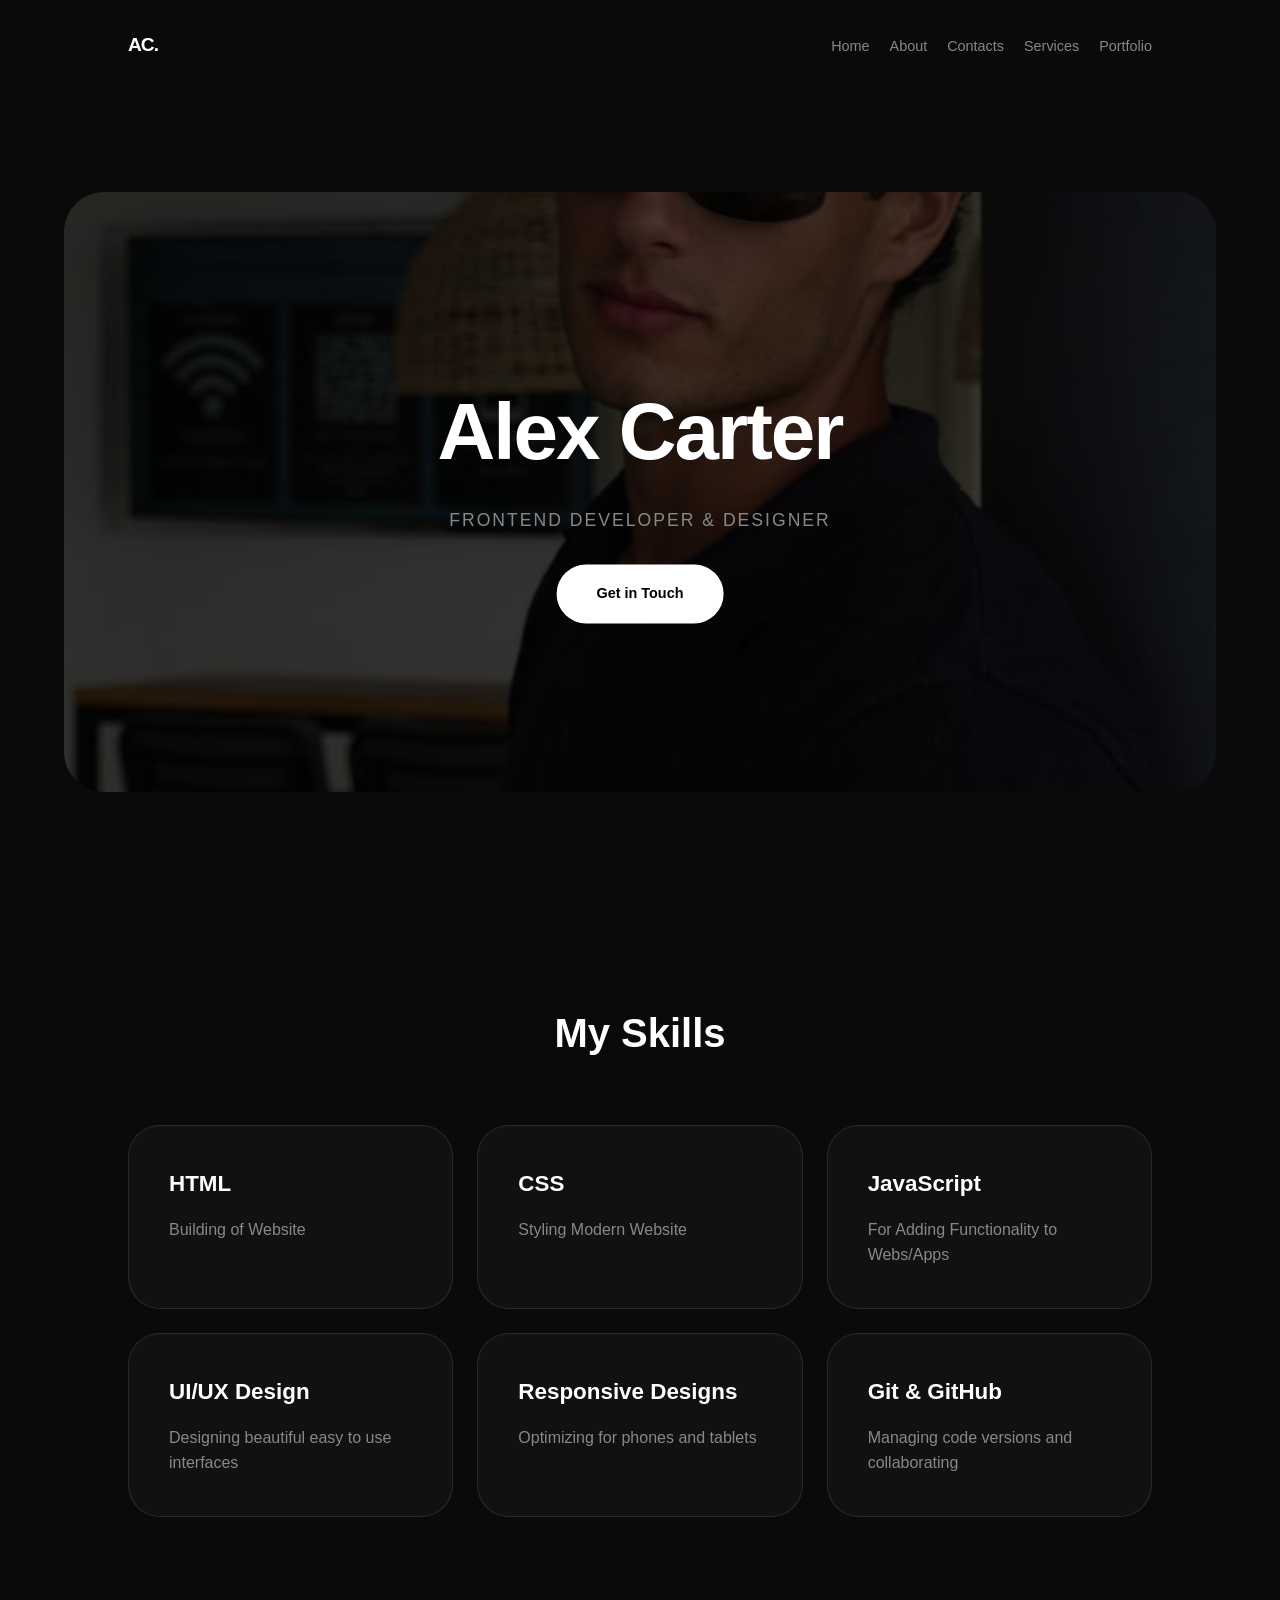
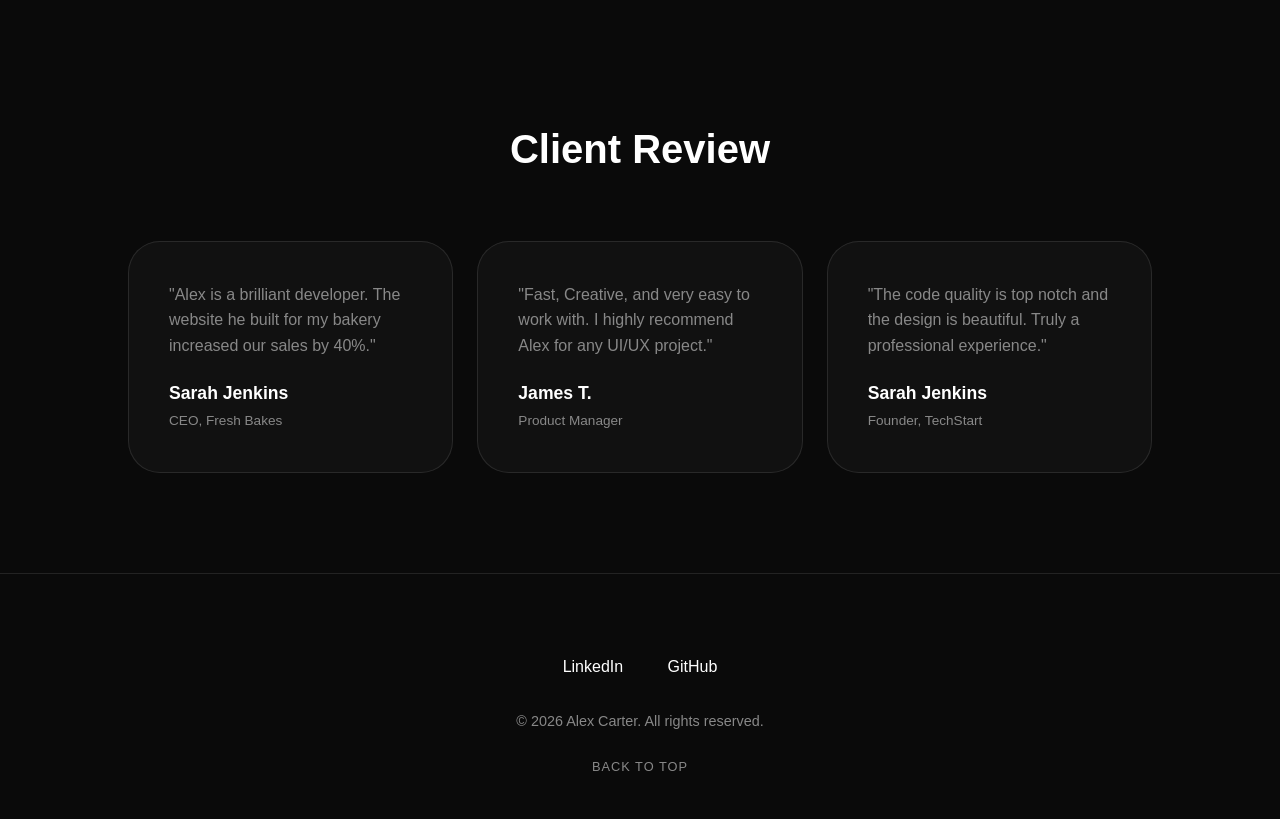
<file: index.html>
<!DOCTYPE html>
<html lang="en">
<head>
    <meta charset="UTF-8">
    <meta name="viewport" content="width=device-width, initial-scale=1.0">
    <title>Alex Carter | Portfolio</title>
    <link rel="stylesheet" href="style.css">
</head>
<body>
    <header>
        <div class="logo">
            AC.
        </div>
        <nav>
            <ul>
                <li><a href="index.html">Home</a></li>
                <li><a href="about.html">About</a></li>
                <li><a href="contact.html">Contacts</a></li>
                <li><a href="services.html">Services</a></li>
                <li><a href="portfolio.html">Portfolio</a></li>
            </ul>
        </nav>
    </header>

    <main>
        <section class="hero">
            <div class="image-container">
                <img src="IMAGES/⊱ ۫ ׅ  𖥔 ݁ ˖.jfif" alt="Background Image">
                <div class="text-overlay">
                    <h1>Alex Carter</h1>
                    <p>Frontend Developer & Designer</p>
                    <a href="contact.html" class="btn">Get in Touch</a>
                </div>
            </div>
        </section>

        <section class="skills">
            <h2>My Skills</h2>
            <div class="skills-grid">
                <div class="skill-card">
                    <h4>HTML</h4>
                    <p>Building of Website</p>
                </div>
                <div class="skill-card">
                    <h4>CSS</h4>
                    <p>Styling Modern Website</p>
                </div>
                <div class="skill-card">
                    <h4>JavaScript</h4>
                    <p>For Adding Functionality to Webs/Apps</p>
                </div>
                <div class="skill-card">
                    <h4>UI/UX Design</h4>
                    <p>Designing beautiful easy to use interfaces</p>
                </div>
                <div class="skill-card">
                    <h4>Responsive Designs</h4>
                    <p>Optimizing for phones and tablets</p>
                </div>
                <div class="skill-card">
                    <h4>Git & GitHub</h4>
                    <p>Managing code versions and collaborating</p>
                </div>
            </div>
        </section>

        <section class="testimonials">
            <h2>Client Review</h2>
            <div class="testimonial-grid">
                <div class="testimonial-card">
                    <p>"Alex is a brilliant developer. The website he built for my bakery increased our sales by 40%."</p>
                    <h4>Sarah Jenkins</h4>
                    <span>CEO, Fresh Bakes</span>
                </div>
                <div class="testimonial-card">
                    <p>"Fast, Creative, and very easy to work with. I highly recommend Alex for any UI/UX project."</p>
                    <h4>James T.</h4>
                    <span>Product Manager</span>
                </div>
                <div class="testimonial-card">
                    <p>"The code quality is top notch and the design is beautiful. Truly a professional experience."</p>
                    <h4>Sarah Jenkins</h4>
                    <span>Founder, TechStart</span>
                </div>
            </div>
        </section>
    </main>

    <footer>
        <div class="social-links">
            <a href="#">LinkedIn</a>
            <a href="#">GitHub</a>
        </div>
        <p>&copy; 2026 Alex Carter. All rights reserved.</p>
        <a href="#" class="back-to-top">Back to Top</a>
    </footer>
</body>
</html>
</file>
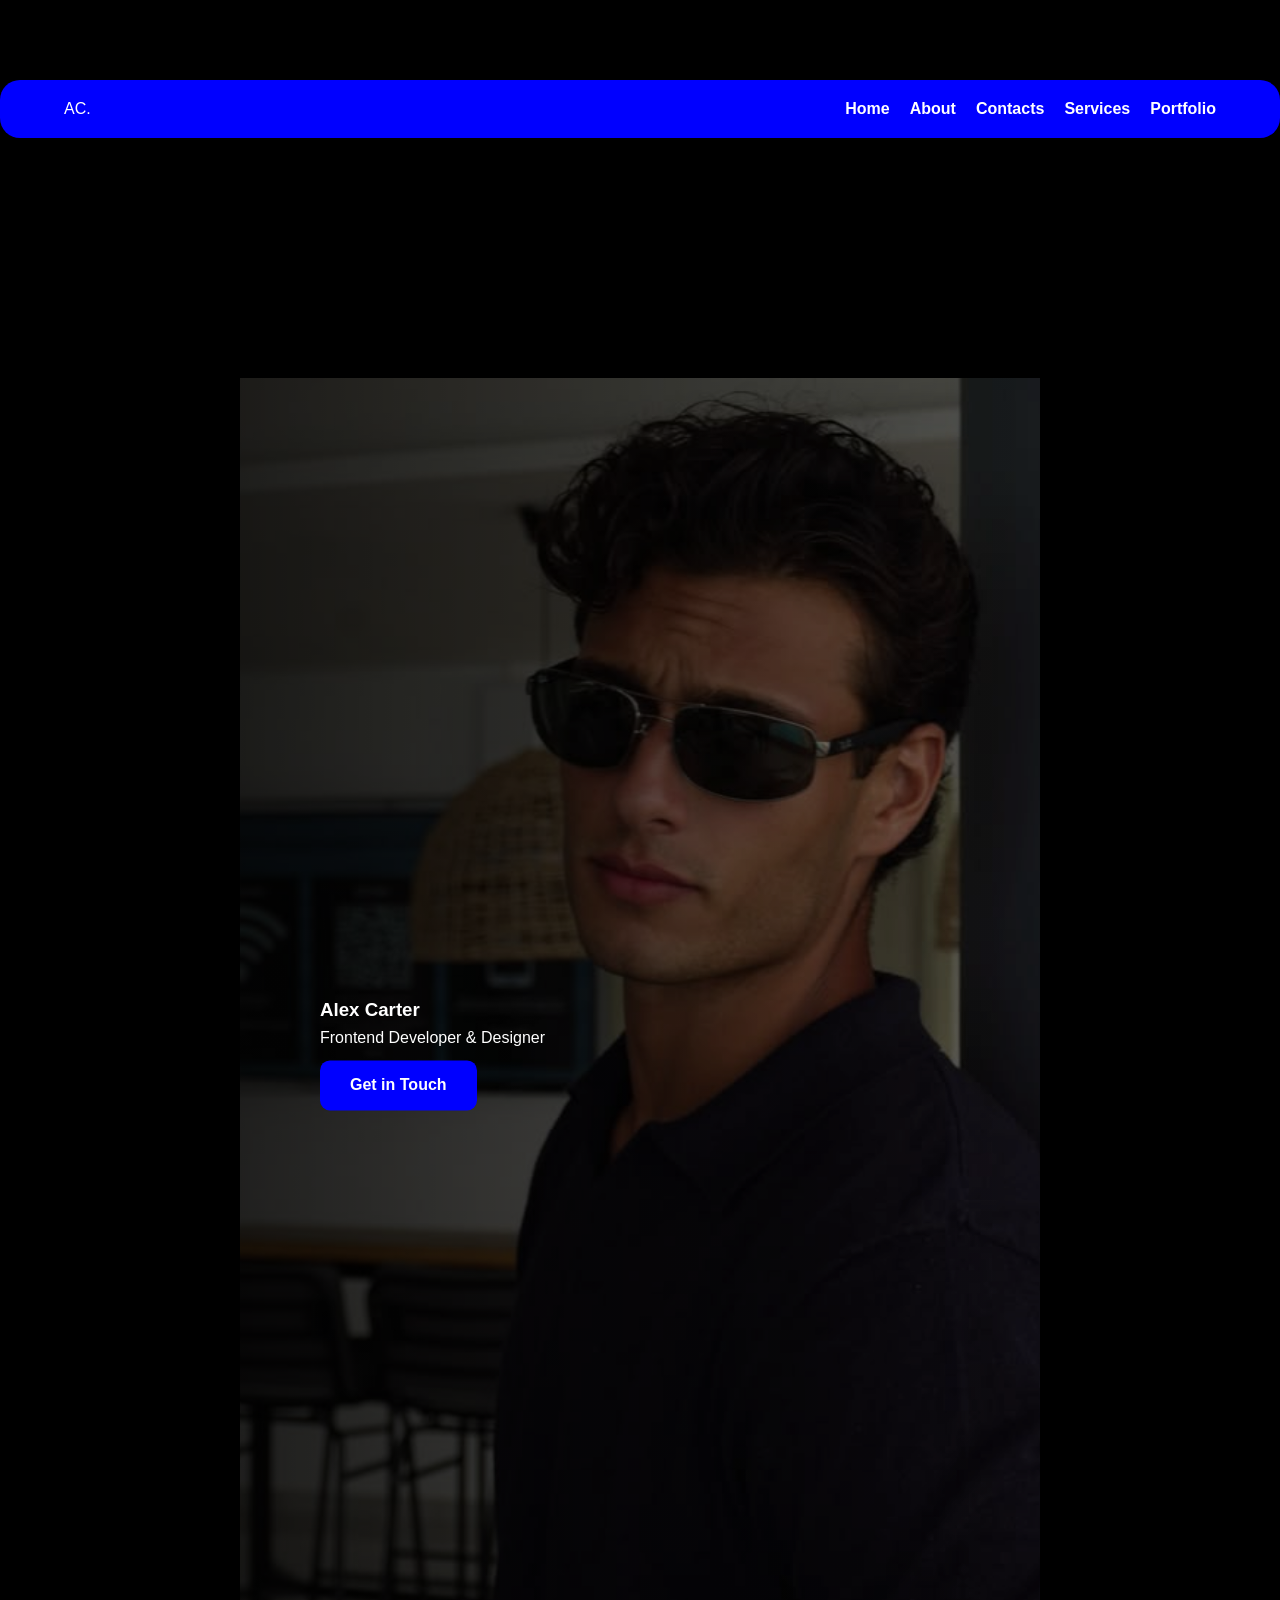
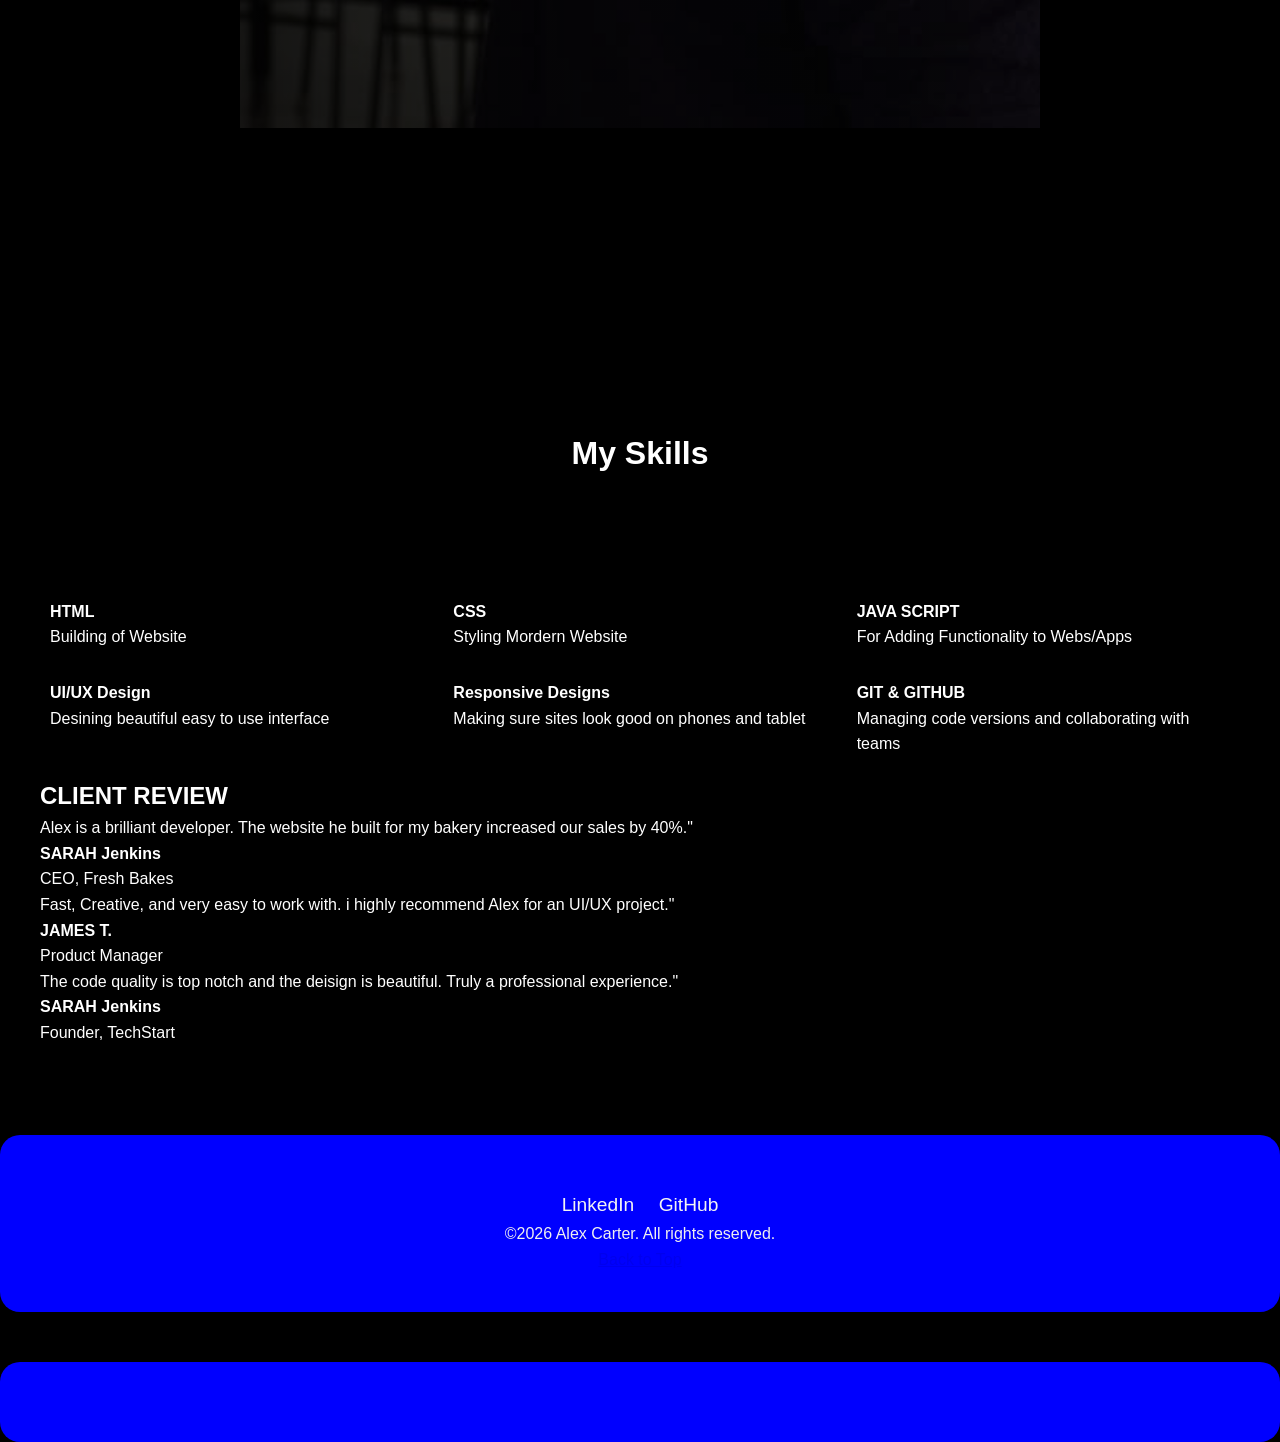
<file: Alex Carter/index.html>
<!DOCTYPE html>
<html lang="en">
<head>
   
    <main></main>
    <meta charset="UTF-8">
    <meta name="viewport" content="width=device-width, initial-scale=1.0">
    <title>Alex Carter | Portfolio</title>
    <link rel="stylesheet" href="style.css">
    <title>About Alex Carter</title>
    
   
</head>
<body>
     <header>

        <div class="logo">
            AC.
        </div>
        <nav>
            <ul>
                <li><a href="indext.html">Home</a></li>
                <li><a href="about.html">About</a></li>
                <li><a href="contact.html">Contacts</a></li>
                <li><a href="services.html">Services</a></li>
                <li><a href="portfolio.html">Portfolio</a></li>
            </ul>
        </nav>
    </header>
    <main>
        <section class="hero">
            <section class="hero">
  <div class="image-container">
    <img src="IMAGES/⊱ ۫ ׅ  𖥔 ݁ ˖.jfif" alt="Background Image">
    <div class="text-overlay">
      <h1>Alex Carter</h1>
      <p>Frontend Developer & Designer</p>
      <a href="contact.html" class="btn">Get in Touch</a>
    </div>
  </div>
</section>

        
              
        </section>
        <div class="skills">
            <section class="my skills">
                    <h2>My Skills </h2>
                    <div class="skills-grid">
                        <div class="skill-card">
                            <h4>HTML</h4>
                            <P>Building of Website</P>
                        </div>
                        <div class="skill-card">
                            <h4>CSS</h4>
                            <P>Styling Mordern Website</P>
                        </div>
                        <div class="skill-card">
                            <h4>JAVA SCRIPT</h4>
                            <P>For Adding Functionality to Webs/Apps</P>
                        </div>
                        <div class="skill-card">
                            <h4>UI/UX Design</h4>
                            <P>Desining beautiful easy to use interface</P>
                        </div>
                        <div class="skill-card">
                            <h4>Responsive Designs</h4>
                            <P>Making sure sites look good on phones and tablet</P>
                        </div>
                        <div class="skill-card">
                            <h4>GIT & GITHUB</h4>
                            <P>Managing code versions and collaborating with teams</P>
                        </div>
                    </div>
            </div>
        </section>
        <section class="testimonials">
            <h2>CLIENT REVIEW</h2>
            <div class="testimonial grid">
                <div class="testimonial card">
                    <p>Alex is a brilliant developer. The website he built for my bakery increased our sales by 40%."</p>
                        <h4>SARAH Jenkins</h4>
                        <span>CEO, Fresh Bakes</span>
                </div>
                 <div class="testimonial card">
                    <p>Fast, Creative, and very easy to work with. i highly recommend Alex for an UI/UX project."</p>
                        <h4>JAMES T.</h4>
                        <span>Product Manager</span>
                </div>
                 <div class="testimonial card">
                    <p>The code quality is top notch and the deisign is beautiful. Truly a professional experience."</p>
                        <h4>SARAH Jenkins</h4>
                        <span>Founder, TechStart</span>
                </div>
            </div>

        </section>
    </main>
    <footer>
        <div class="social-links">
            <a href="#">LinkedIn</a>
            <a href="#">GitHub</a>
        </div>
        <p>&copy;2026 Alex Carter. All rights reserved.</p>
        <a href="#">Back to Top</a>
    </footer>




    
</body>
<footer>


</footer>
</html>
</file>
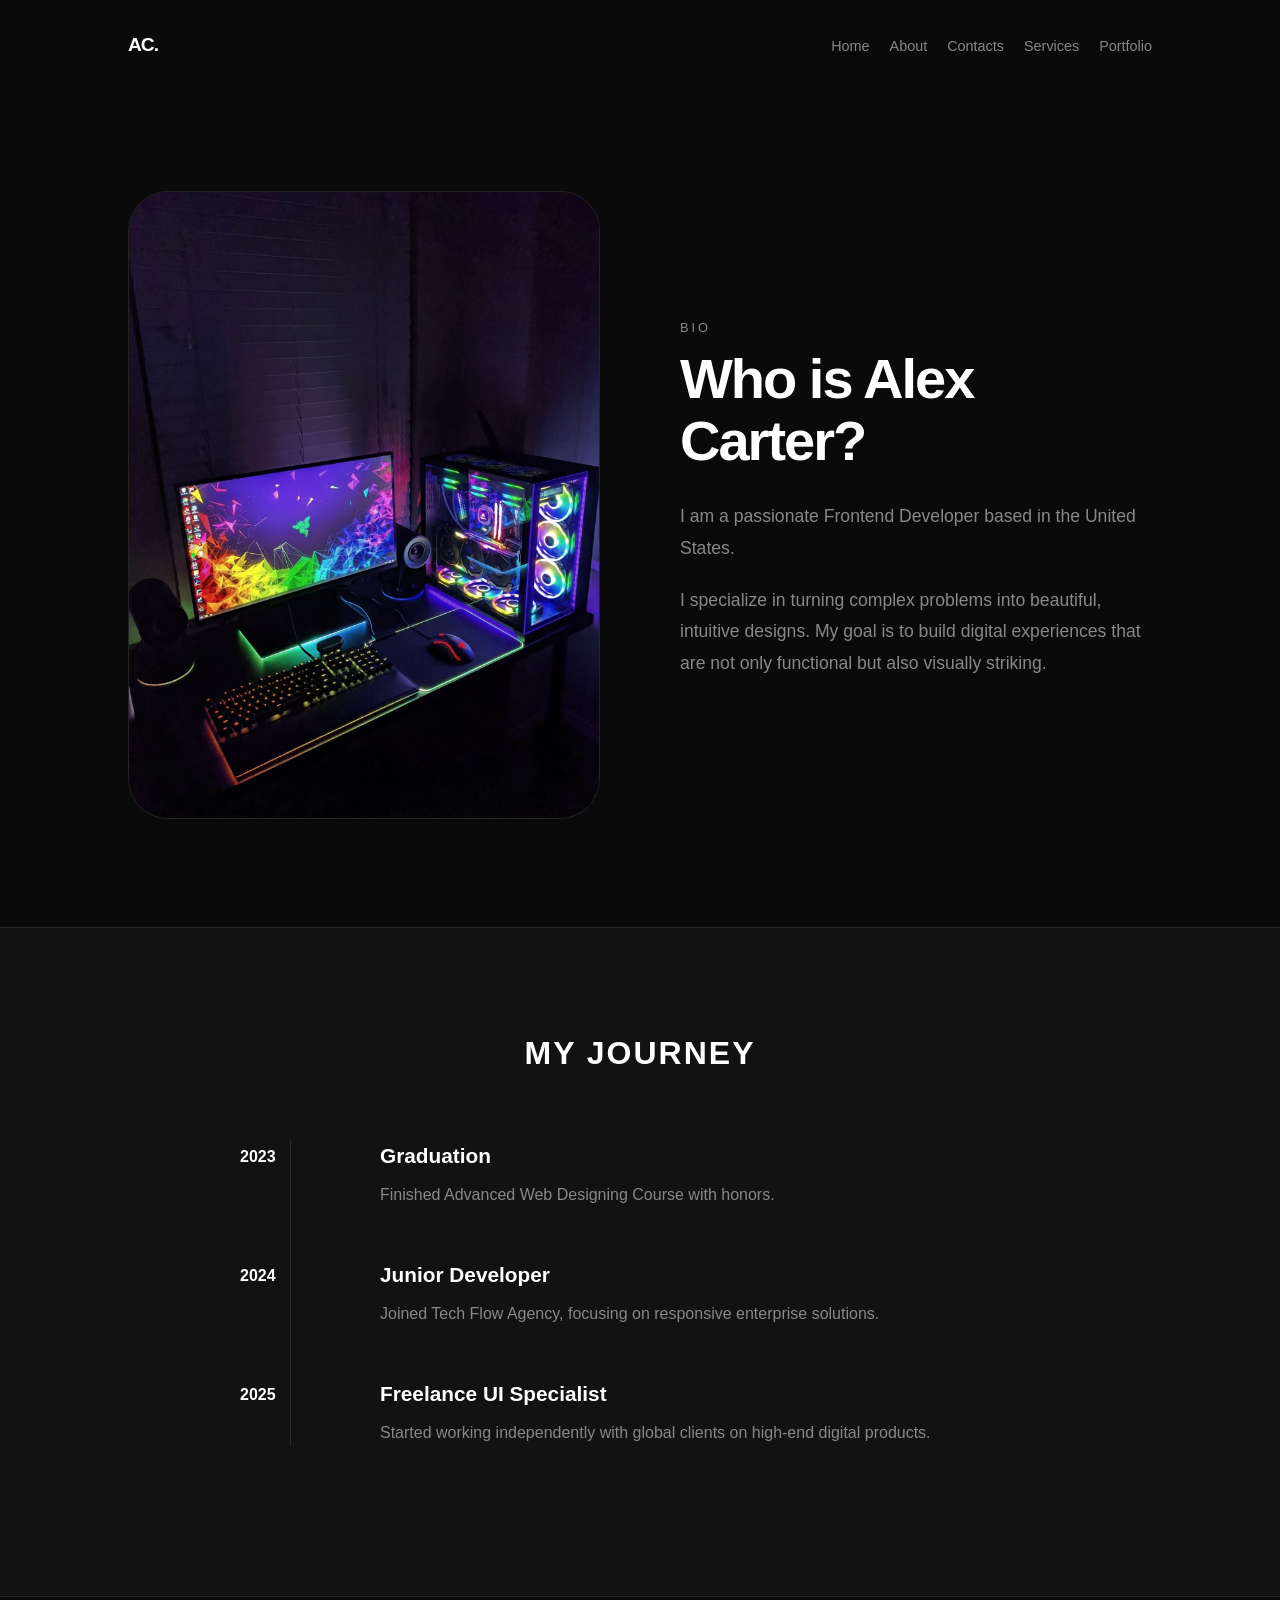
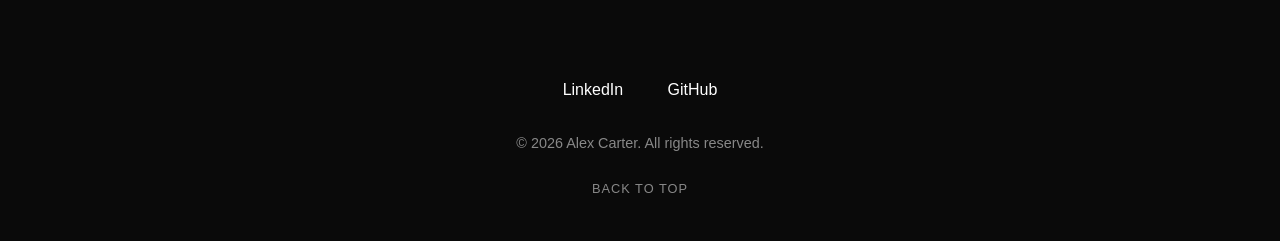
<file: about.html>
<!DOCTYPE html>
<html lang="en">
<head>
    <meta charset="UTF-8">
    <meta name="viewport" content="width=device-width, initial-scale=1.0">
    <title>About | Alex Carter</title>
    <link rel="stylesheet" href="style.css">
</head>
<body>
    <header>
        <div class="logo">AC.</div>
        <nav>
            <ul>
                <li><a href="index.html">Home</a></li>
                <li><a href="about.html">About</a></li>
                <li><a href="contact.html">Contacts</a></li>
                <li><a href="services.html">Services</a></li>
                <li><a href="portfolio.html">Portfolio</a></li>
            </ul>
        </nav>
    </header>

    <main>
        <!-- Bio Section -->
        <section class="about-hero">
            <div class="about-grid">
                <div class="about-image">
                    <img src="IMAGES/setup.jfif" alt="Alex Carter at Work">
                </div>
                <div class="about-text">
                    <span>BIO</span>
                    <h1>Who is Alex Carter?</h1>
                    <p>I am a passionate Frontend Developer based in the United States.</p>
                    <p>I specialize in turning complex problems into beautiful, intuitive designs. My goal is to build digital experiences that are not only functional but also visually striking.</p>
                </div>
            </div>
        </section>

        <!-- Journey Section -->
        <section class="about-details">
            <div class="section-title">
                <h3>MY JOURNEY</h3>
            </div>
            <div class="timeline">
                <div class="timeline-item">
                    <div class="year">2023</div>
                    <div class="content">
                        <h4>Graduation</h4>
                        <p>Finished Advanced Web Designing Course with honors.</p>
                    </div>
                </div>
                <div class="timeline-item">
                    <div class="year">2024</div>
                    <div class="content">
                        <h4>Junior Developer</h4>
                        <p>Joined Tech Flow Agency, focusing on responsive enterprise solutions.</p>
                    </div>
                </div>
                <div class="timeline-item">
                    <div class="year">2025</div>
                    <div class="content">
                        <h4>Freelance UI Specialist</h4>
                        <p>Started working independently with global clients on high-end digital products.</p>
                    </div>
                </div>
            </div>
        </section>
    </main>

    <footer>
        <div class="social-links">
            <a href="#">LinkedIn</a>
            <a href="#">GitHub</a>
        </div>
        <p>&copy; 2026 Alex Carter. All rights reserved.</p>
        <a href="#" class="back-to-top">Back to Top</a>
    </footer>
</body>
</html>
</file>
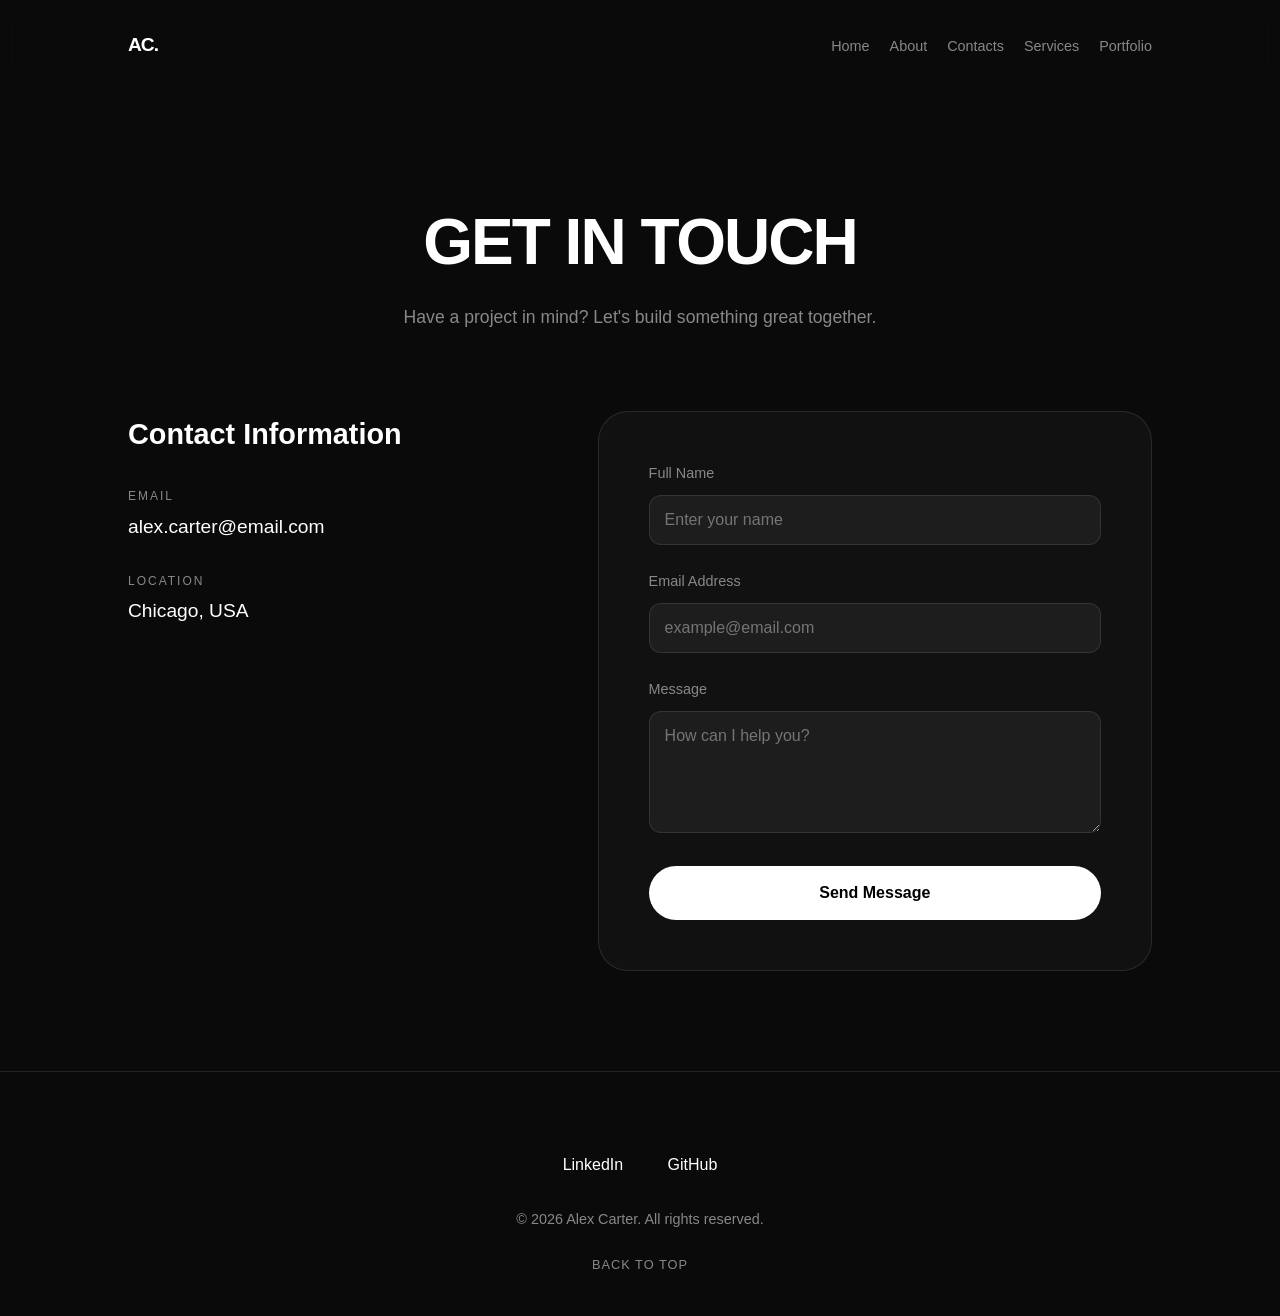
<file: contact.html>
<!DOCTYPE html>
<html lang="en">
<head>
    <meta charset="UTF-8">
    <meta name="viewport" content="width=device-width, initial-scale=1.0">
    <title>Contact | Alex Carter</title>
    <link rel="stylesheet" href="style.css">
</head>
<body>
    <header>
        <div class="logo">AC.</div>
        <nav>
            <ul>
                <li><a href="index.html">Home</a></li>
                <li><a href="about.html">About</a></li>
                <li><a href="contact.html">Contacts</a></li>
                <li><a href="services.html">Services</a></li>
                <li><a href="portfolio.html">Portfolio</a></li>
            </ul>
        </nav>
    </header>

    <main>
        <section class="contact-section">
            <div class="contact-header">
                <h1>GET IN TOUCH</h1>
                <p>Have a project in mind? Let's build something great together.</p>
            </div>

            <div class="contact-grid">
                <!-- Info Side -->
                <div class="contact-container">
                    <h3>Contact Information</h3>
                    <div class="info-item">
                        <span>Email</span>
                        <p>alex.carter@email.com</p>
                    </div>
                    <div class="info-item">
                        <span>Location</span>
                        <p>Chicago, USA</p>
                    </div>
                </div>

                <!-- Form Side -->
                <div class="contact-form-box">
                    <form action="#">
                        <div class="form-group">
                            <label>Full Name</label>
                            <input type="text" placeholder="Enter your name" required>
                        </div>
                        <div class="form-group">
                            <label>Email Address</label>
                            <input type="email" placeholder="example@email.com" required>
                        </div>
                        <div class="form-group">
                            <label>Message</label>
                            <textarea placeholder="How can I help you?" rows="5" required></textarea>
                        </div>
                        <button type="submit" class="contact-btn">Send Message</button>
                    </form>
                </div>
            </div>
        </section>
    </main>

    <footer>
        <div class="social-links">
            <a href="#">LinkedIn</a>
            <a href="#">GitHub</a>
        </div>
        <p>&copy; 2026 Alex Carter. All rights reserved.</p>
        <a href="#" class="back-to-top">Back to Top</a>
    </footer>
</body>
</html>
</file>
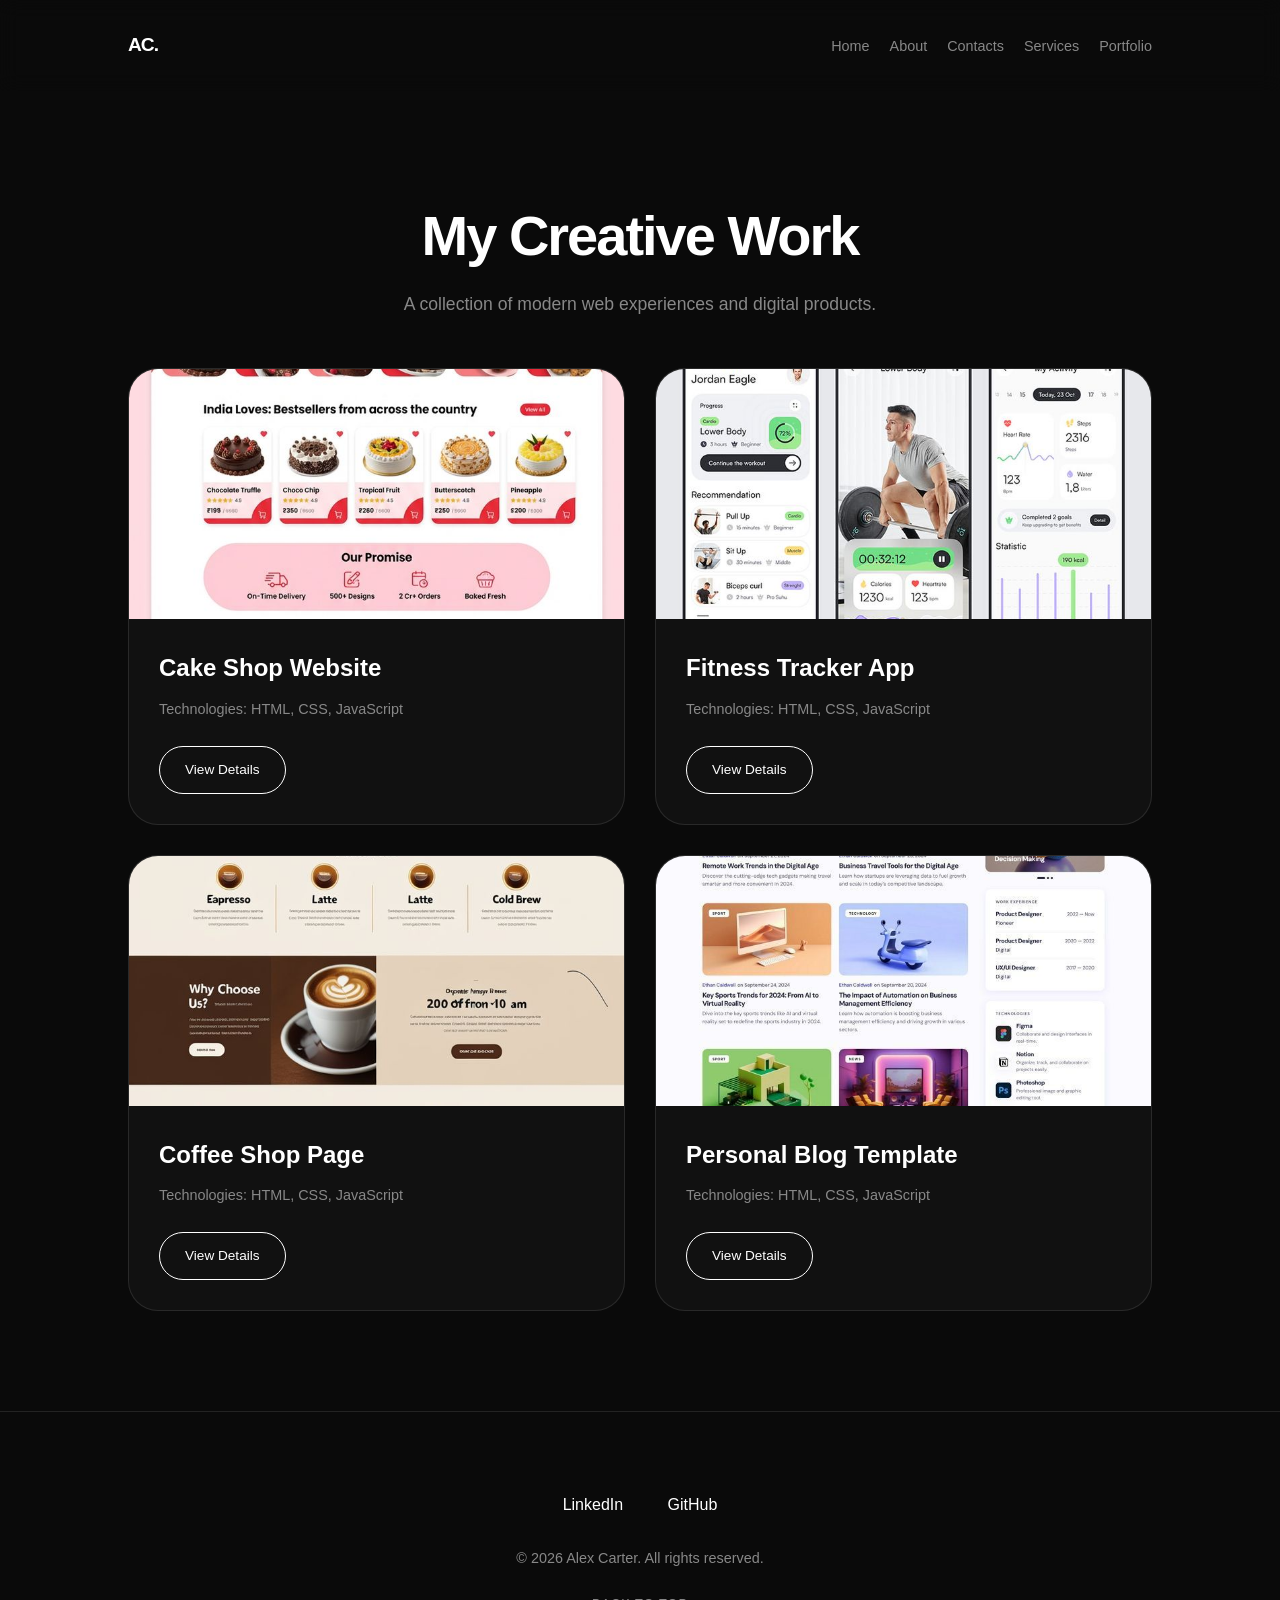
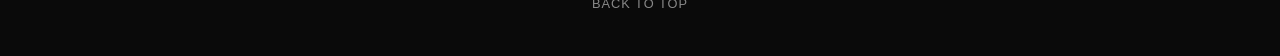
<file: portfolio.html>
<!DOCTYPE html>
<html lang="en">
<head>
    <meta charset="UTF-8">
    <meta name="viewport" content="width=device-width, initial-scale=1.0">
    <title>Portfolio | Alex Carter</title>
    <link rel="stylesheet" href="style.css">
</head>
<body>
    <header>
        <div class="logo">AC.</div>
        <nav>
            <ul>
                <li><a href="index.html">Home</a></li>
                <li><a href="about.html">About</a></li>
                <li><a href="contact.html">Contacts</a></li>
                <li><a href="services.html">Services</a></li>
                <li><a href="portfolio.html">Portfolio</a></li>
            </ul>
        </nav>
    </header>

    <main>
        <section class="portfolio-header">
            <h1>My Creative Work</h1>
            <p>A collection of modern web experiences and digital products.</p>
        </section>

        <section class="portfolio-section">
            <div class="portfolio-grid">
                <!-- Project 1 -->
                <div class="project-card">
                    <div class="project-image">
                        <img src="IMAGES/Cake delivery website design inspiration with cake….jfif" alt="Cake Shop Website">
                    </div>
                    <div class="project-info">
                        <h3>Cake Shop Website</h3>
                        <p>Technologies: HTML, CSS, JavaScript</p>
                        <a href="#" class="portfolio-btn">View Details</a>
                    </div>
                </div>

                <!-- Project 2 -->
                <div class="project-card">
                    <div class="project-image">
                        <img src="IMAGES/27 Modern Fitness App Design Examples.jfif" alt="Fitness Tracker App">
                    </div>
                    <div class="project-info">
                        <h3>Fitness Tracker App</h3>
                        <p>Technologies: HTML, CSS, JavaScript</p>
                        <a href="#" class="portfolio-btn">View Details</a>
                    </div>
                </div>

                <!-- Project 3 -->
                <div class="project-card">
                    <div class="project-image">
                        <img src="IMAGES/Specialty Coffee - Elegant Café Landing Page Design.jfif" alt="Coffee Shop">
                    </div>
                    <div class="project-info">
                        <h3>Coffee Shop Page</h3>
                        <p>Technologies: HTML, CSS, JavaScript</p>
                        <a href="#" class="portfolio-btn">View Details</a>
                    </div>
                </div>

                <!-- Project 4 -->
                <div class="project-card">
                    <div class="project-image">
                        <img src="IMAGES/Revision Theme_ Optimized Personal Blog WordPress Theme + Website Design Homepage.jfif" alt="Blog Template">
                    </div>
                    <div class="project-info">
                        <h3>Personal Blog Template</h3>
                        <p>Technologies: HTML, CSS, JavaScript</p>
                        <a href="#" class="portfolio-btn">View Details</a>
                    </div>
                </div>
            </div>
        </section>
    </main>

    <footer>
        <div class="social-links">
            <a href="#">LinkedIn</a>
            <a href="#">GitHub</a>
        </div>
        <p>&copy; 2026 Alex Carter. All rights reserved.</p>
        <a href="#" class="back-to-top">Back to Top</a>
    </footer>
</body>
</html>
</file>
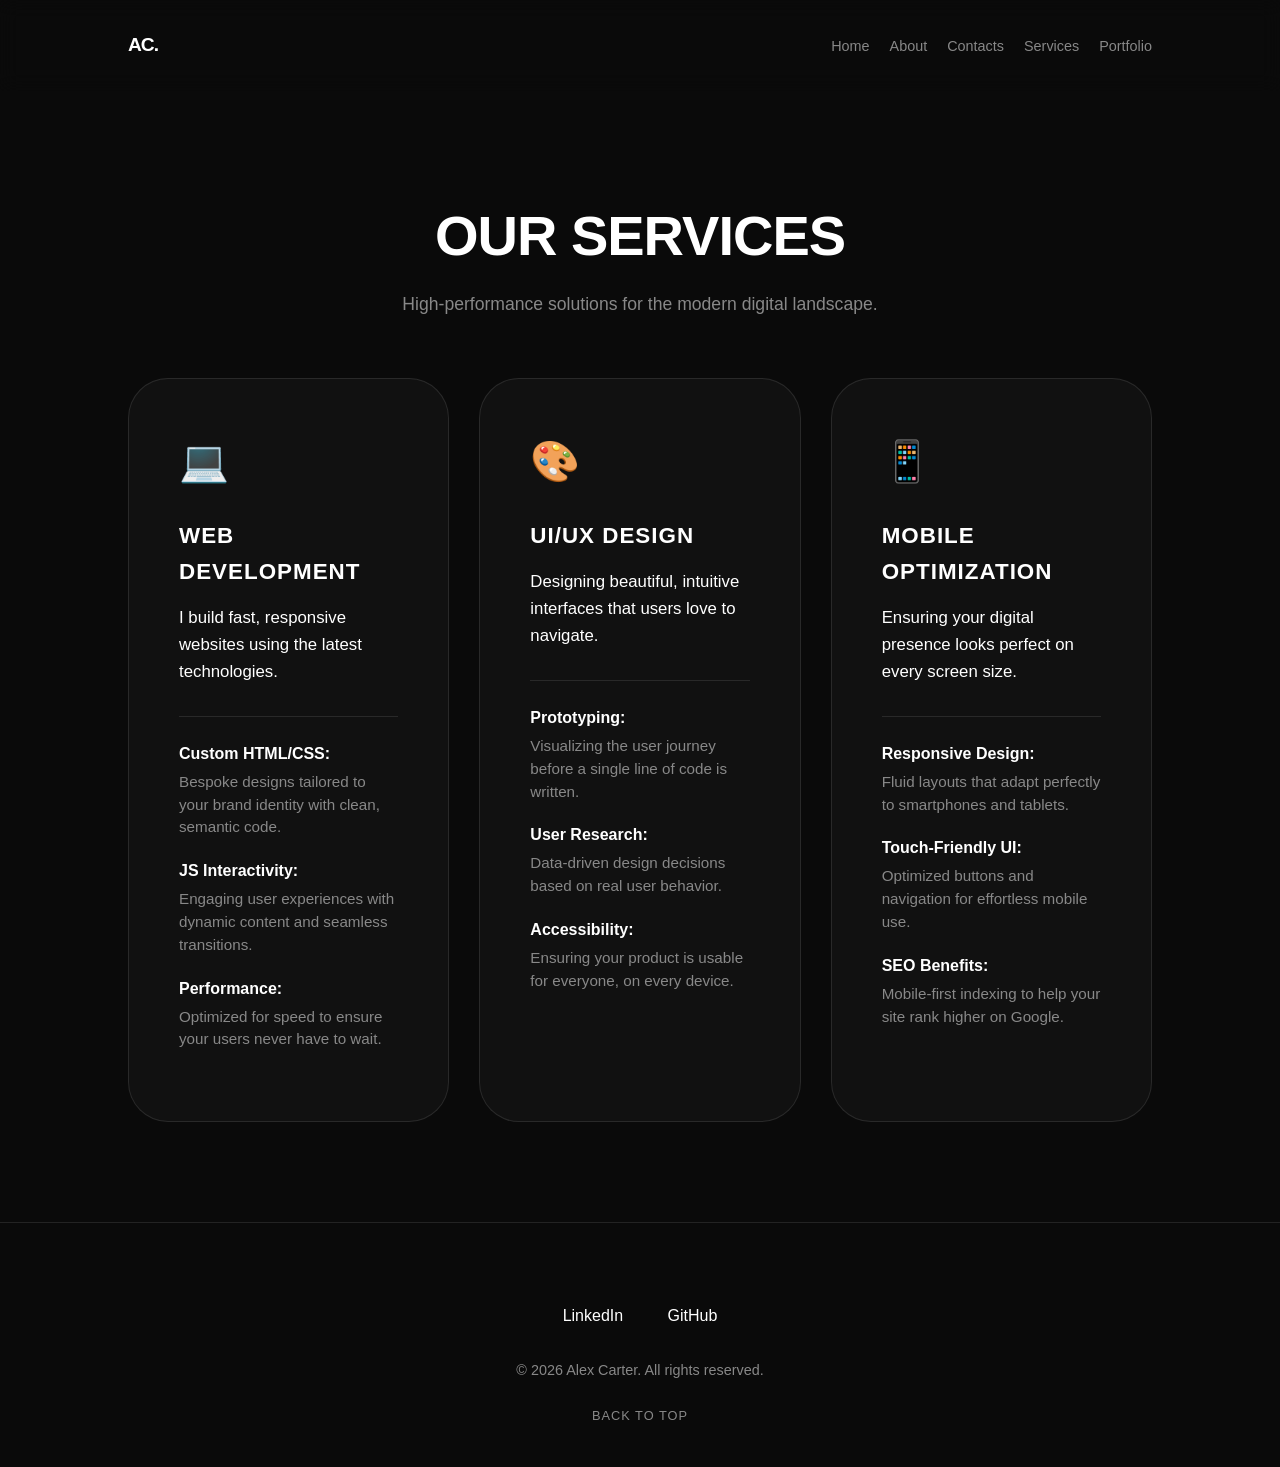
<file: services.html>
<!DOCTYPE html>
<html lang="en">
<head>
    <meta charset="UTF-8">
    <meta name="viewport" content="width=device-width, initial-scale=1.0">
    <title>Services | Alex Carter</title>
    <link rel="stylesheet" href="style.css">
</head>
<body>
    <header>
        <div class="logo">AC.</div>
        <nav>
            <ul>
                <li><a href="index.html">Home</a></li>
                <li><a href="about.html">About</a></li>
                <li><a href="contact.html">Contacts</a></li>
                <li><a href="services.html">Services</a></li>
                <li><a href="portfolio.html">Portfolio</a></li>
            </ul>
        </nav>
    </header>

    <main>
        <section class="services-header">
            <h1>OUR SERVICES</h1>
            <p>High-performance solutions for the modern digital landscape.</p>
        </section>

        <section class="services-section">
            <div class="services-grid">
                <!-- Web Development -->
                <div class="service-card">
                    <div class="service-icon">💻</div>
                    <h3>WEB DEVELOPMENT</h3>
                    <p>I build fast, responsive websites using the latest technologies.</p>
                    <ul class="service-details">
                        <li><strong>Custom HTML/CSS:</strong> Bespoke designs tailored to your brand identity with clean, semantic code.</li>
                        <li><strong>JS Interactivity:</strong> Engaging user experiences with dynamic content and seamless transitions.</li>
                        <li><strong>Performance:</strong> Optimized for speed to ensure your users never have to wait.</li>
                    </ul>
                </div>

                <!-- UI/UX Design (Added to fill the grid) -->
                <div class="service-card">
                    <div class="service-icon">🎨</div>
                    <h3>UI/UX DESIGN</h3>
                    <p>Designing beautiful, intuitive interfaces that users love to navigate.</p>
                    <ul class="service-details">
                        <li><strong>Prototyping:</strong> Visualizing the user journey before a single line of code is written.</li>
                        <li><strong>User Research:</strong> Data-driven design decisions based on real user behavior.</li>
                        <li><strong>Accessibility:</strong> Ensuring your product is usable for everyone, on every device.</li>
                    </ul>
                </div>

                <!-- Mobile Optimization -->
                <div class="service-card">
                    <div class="service-icon">📱</div>
                    <h3>MOBILE OPTIMIZATION</h3>
                    <p>Ensuring your digital presence looks perfect on every screen size.</p>
                    <ul class="service-details">
                        <li><strong>Responsive Design:</strong> Fluid layouts that adapt perfectly to smartphones and tablets.</li>
                        <li><strong>Touch-Friendly UI:</strong> Optimized buttons and navigation for effortless mobile use.</li>
                        <li><strong>SEO Benefits:</strong> Mobile-first indexing to help your site rank higher on Google.</li>
                    </ul>
                </div>
            </div>
        </section>
    </main>

    <footer>
        <div class="social-links">
            <a href="#">LinkedIn</a>
            <a href="#">GitHub</a>
        </div>
        <p>&copy; 2026 Alex Carter. All rights reserved.</p>
        <a href="#" class="back-to-top">Back to Top</a>
    </footer>
</body>
</html>
</file>
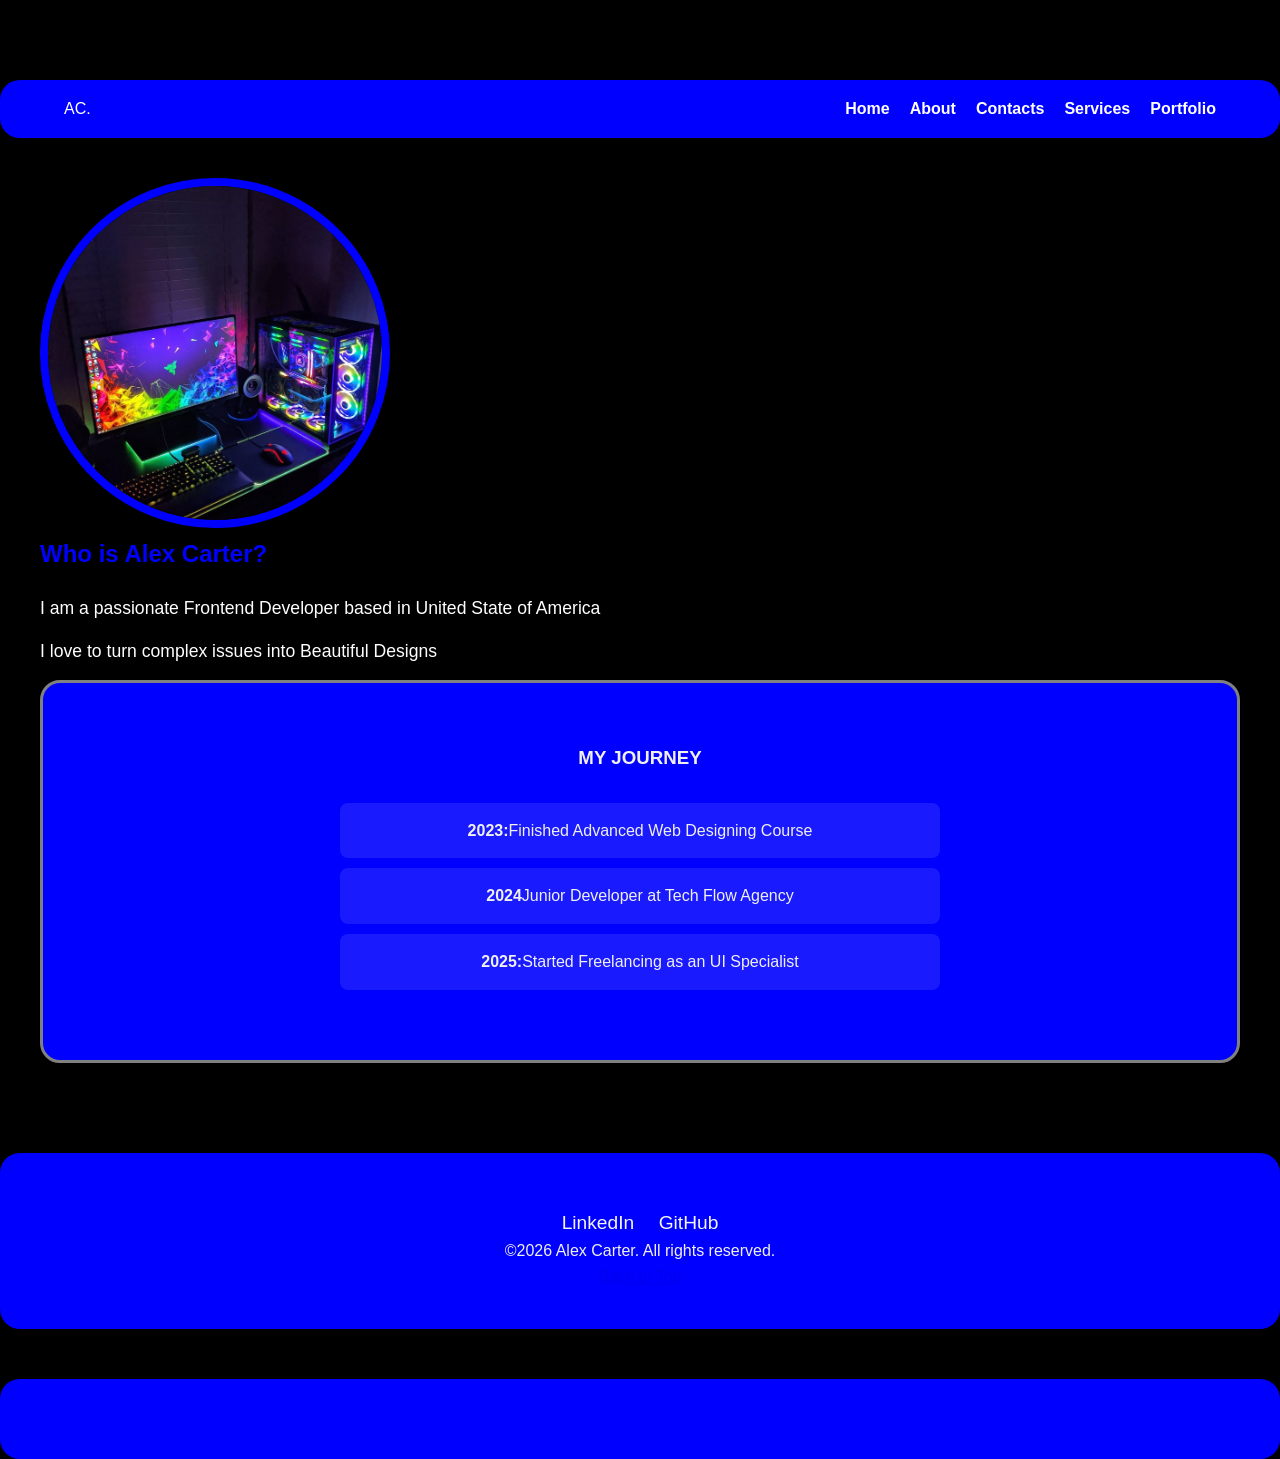
<file: Alex Carter/about.html>
<!DOCTYPE html>
<html lang="en">
<head>
   
    <main></main>
    <meta charset="UTF-8">
    <meta name="viewport" content="width=device-width, initial-scale=1.0">
    <title>Alex Carter | Portfolio</title>
    <link rel="stylesheet" href="style.css">
    <title>About Alex Carter</title>
    
   
</head>
<body>
     <header>

        <div class="logo">
            AC.
        </div>
        <nav>
            <ul>
                <li><a href="indext.html">Home</a></li>
                <li><a href="about.html">About</a></li>
                <li><a href="contact.html">Contacts</a></li>
                <li><a href="services.html">Services</a></li>
                <li><a href="portfolio.html">Portfolio</a></li>
            </ul>
        </nav>
    </header>
    <main>
        <section class="about-bio">
            <div>
                <div class="about-image">
                    <img src="IMAGES/setup.jfif" alt="Alex Carter at Work">
                </div>
                <div class="about-text">
                   <div>
                     <h2 class="who-alex">Who is Alex Carter?</h2>
                    </div>
                    <p>I am a passionate Frontend Developer based in United State of America
                    </p>
                    <p>I love to turn complex issues into Beautiful Designs</p>
                </div>
                <div>
                <section class="about-details">
                    <h3>MY JOURNEY</h3>
                    <ul>
                        <li><strong>2023:</strong>Finished Advanced Web Designing Course</li>
                        <li><strong>2024</strong>Junior Developer at Tech Flow Agency</li>
                        <li><strong>2025:</strong>Started Freelancing as an UI Specialist</li>
                    </ul>
                </section>
            </div>

                    

                </section>
            </div>
        </section>
        
    </main>
    <footer>
        <div class="social-links">
            <a href="#">LinkedIn</a>
            <a href="#">GitHub</a>
        </div>
        <p>&copy;2026 Alex Carter. All rights reserved.</p>
        <a href="#">Back to Top</a>
    </footer>




    
</body>
<footer>


</footer>
</html>
</file>
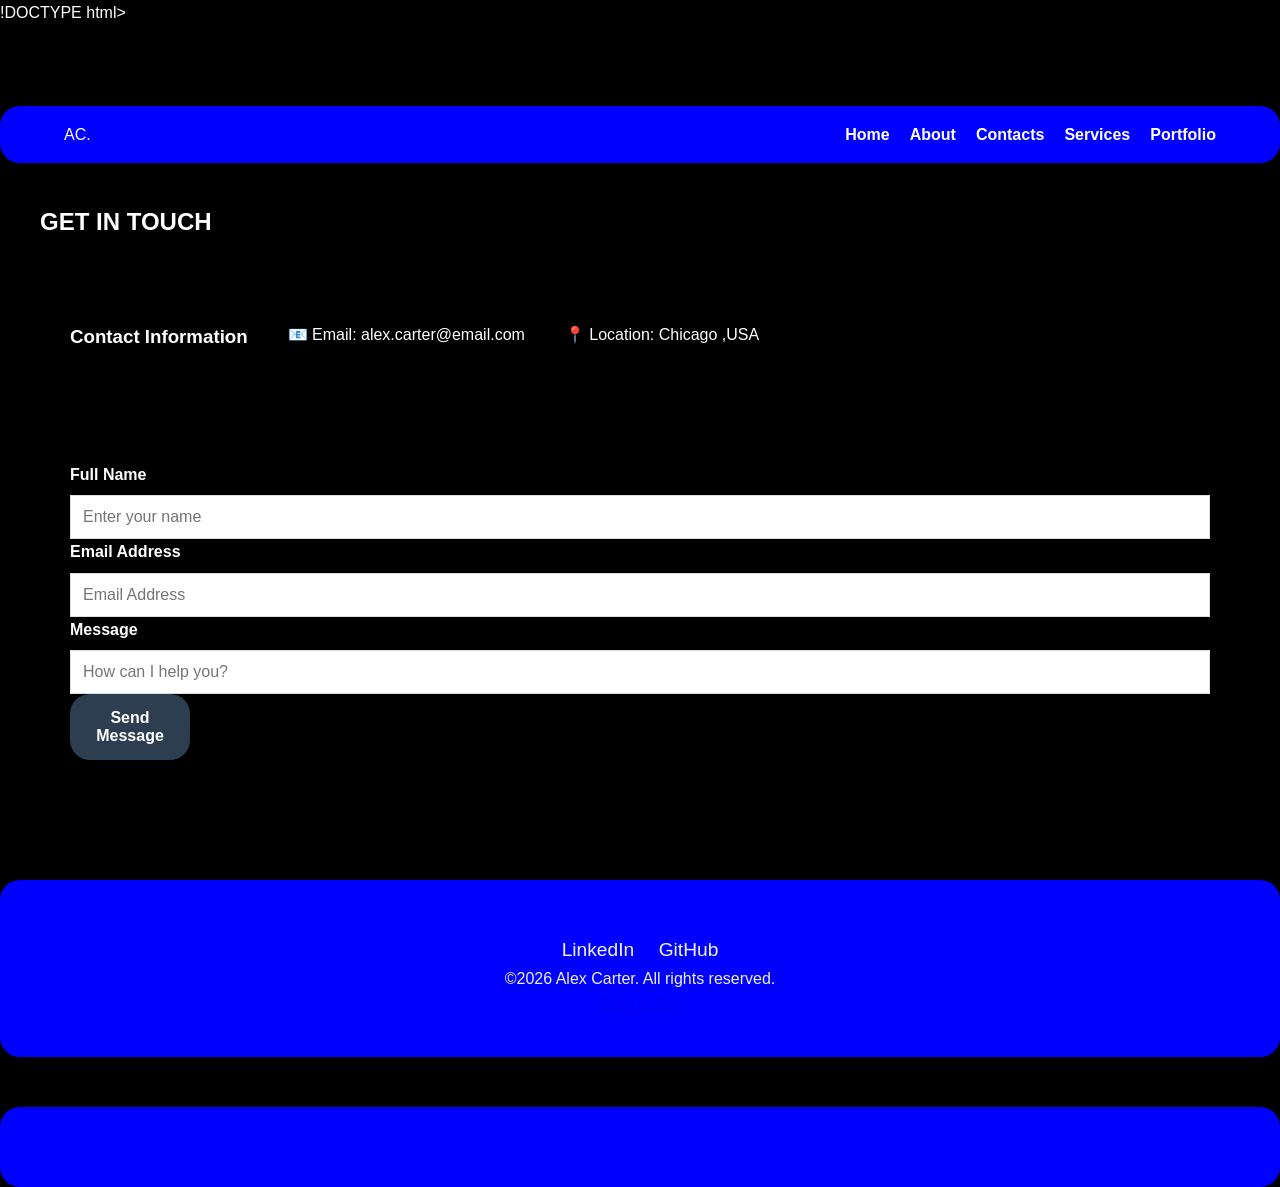
<file: Alex Carter/contact.html>
!DOCTYPE html>
<html lang="en">
<head>
   
    <main></main>
    <meta charset="UTF-8">
    <meta name="viewport" content="width=device-width, initial-scale=1.0">
    <title>Alex Carter | Portfolio</title>
    <link rel="stylesheet" href="style.css">
    <title>About Alex Carter</title>
    
   
</head>
<body>
     <header>

        <div class="logo">
            AC.
        </div>
        <nav>
            <ul>
                <li><a href="indext.html">Home</a></li>
                <li><a href="about.html">About</a></li>
                <li><a href="contact.html">Contacts</a></li>
                <li><a href="services.html">Services</a></li>
                <li><a href="portfolio.html">Portfolio</a></li>
            </ul>
        </nav>
    </header>
    <main>
        <section class="contact-section">
            <h1>GET IN TOUCH</h1>
            <div class="contact-container">
                <h3>Contact Information</h3>
                <p>📧 Email: alex.carter@email.com</p>
                <p>📍 Location: Chicago ,USA</p>
            </div>
            <div class="contact-form-box">
                <form action="#">
                    <div class="form-group">
                        <label> Full Name</label>
                        <input type="text" placeholder="Enter your name"required>
                    </div>
                    <div class="form-group">
                        <label>Email Address</label>
                        <input type="text" placeholder="Email Address"required>
                    </div>
                    <div class="form-group">
                        <label>Message</label>
                        <input type="text" placeholder="How can I help you?"required>
                    </div>
                    <button type="submit" class="contact-btn">Send Message</button>
                </form>
            </div>
        </section>
        
    </main>
    <footer>
        <div class="social-links">
            <a href="#">LinkedIn</a>
            <a href="#">GitHub</a>
        </div>
        <p>&copy;2026 Alex Carter. All rights reserved.</p>
        <a href="#">Back to Top</a>
    </footer>




    
</body>
<footer>


</footer>
</html>
</file>
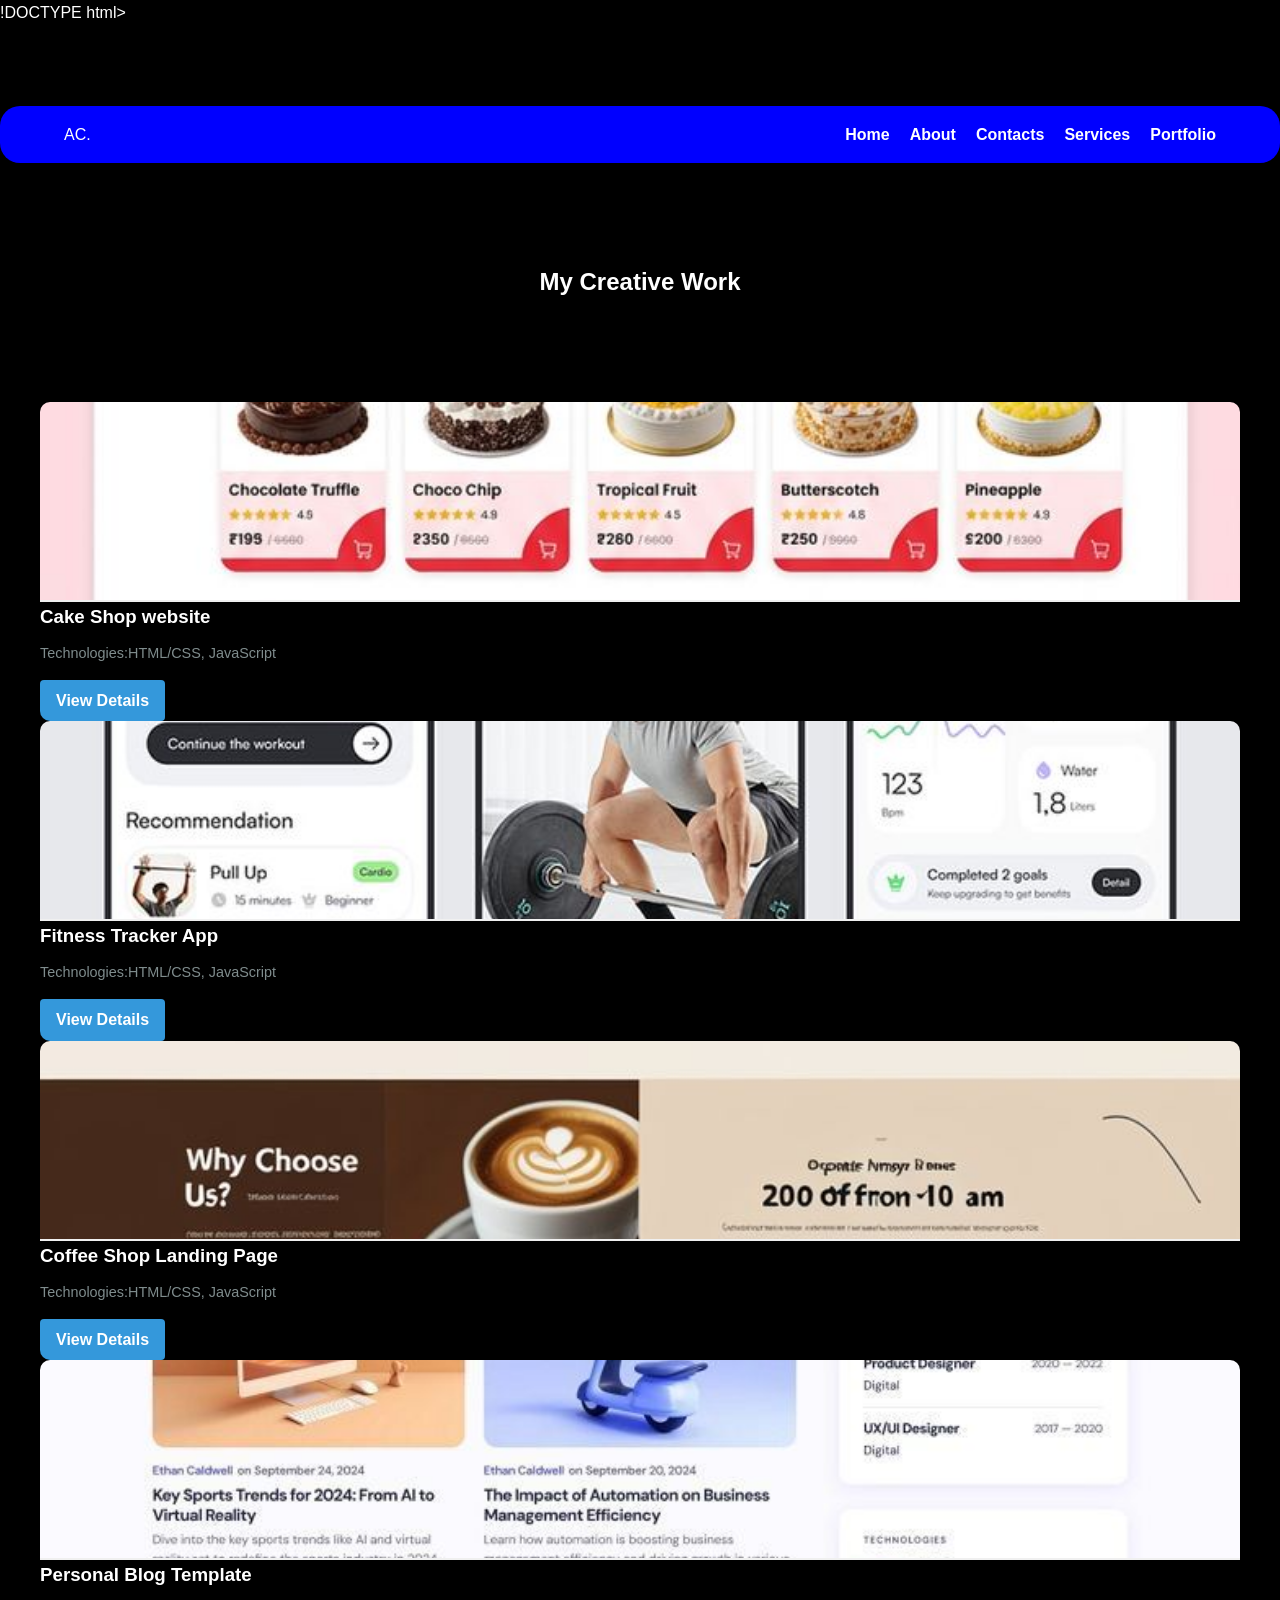
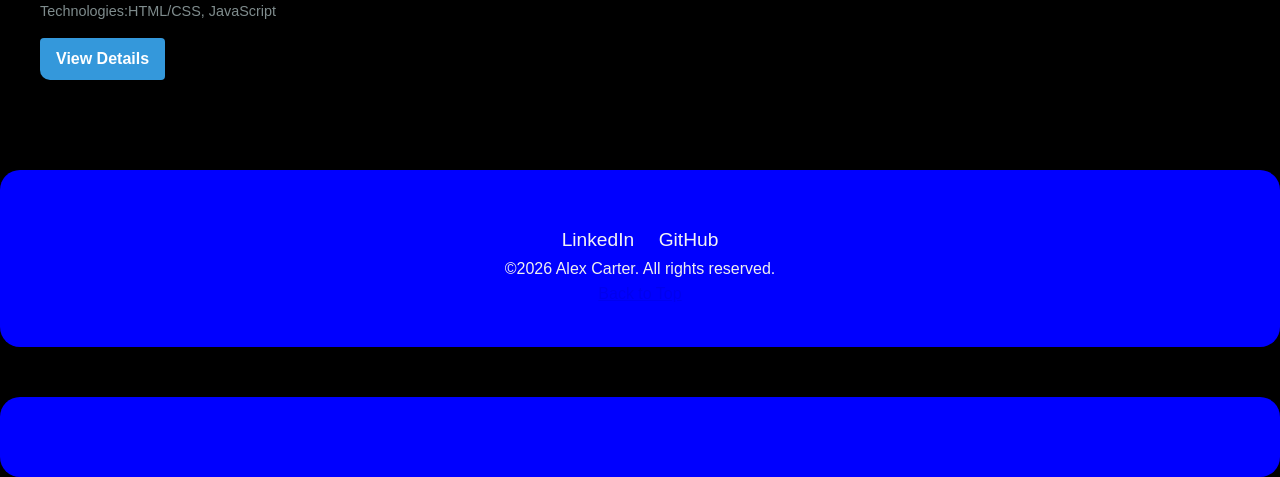
<file: Alex Carter/portfolio.html>
!DOCTYPE html>
<html lang="en">
<head>
   
    <main></main>
    <meta charset="UTF-8">
    <meta name="viewport" content="width=device-width, initial-scale=1.0">
    <title>Alex Carter | Portfolio</title>
    <link rel="stylesheet" href="style.css">
    <title>About Alex Carter</title>
    
   
</head>
<body>
     <header>

        <div class="logo">
            AC.
        </div>
        <nav>
            <ul>
                <li><a href="indext.html">Home</a></li>
                <li><a href="about.html">About</a></li>
                <li><a href="contact.html">Contacts</a></li>
                <li><a href="services.html">Services</a></li>
                <li><a href="portfolio.html">Portfolio</a></li>
            </ul>
        </nav>
    </header>
    <main>
        <section class="portfolio">
            <h1>My Creative Work</h1>
            <div class="portfolio-grid"></div>
        </section>
        <div class="project-card">
            <img src="IMAGES/Cake delivery website design inspiration with cake….jfif" alt="E-commerce website Design">
            <h3>Cake Shop website</h3>
            <p>Technologies:HTML/CSS, JavaScript</p>
            <a href="#" class="portfolio-btn">View Details</a>

        </div>
        <div class="project-card">
            <img src="IMAGES/27 Modern Fitness App Design Examples.jfif" alt="E-commerce website Design">
            <h3>Fitness Tracker App</h3>
            <p>Technologies:HTML/CSS, JavaScript</p>
            <a href="#" class="portfolio-btn">View Details</a>

        </div>
        <div class="project-card">
            <img src="IMAGES/Specialty Coffee - Elegant Café Landing Page Design.jfif" alt="E-commerce website Design">
            <h3>Coffee Shop Landing Page</h3>
            <p>Technologies:HTML/CSS, JavaScript</p>
            <a href="#" class="portfolio-btn">View Details</a>

        </div>
        <div class="project-card">
            <img src="IMAGES/Revision Theme_ Optimized Personal Blog WordPress Theme + Website Design Homepage.jfif" alt="E-commerce website Design">
            <h3>Personal Blog Template</h3>
            <p>Technologies:HTML/CSS, JavaScript</p>
            <a href="#" class="portfolio-btn">View Details</a>

        </div>
        
    </main>
    <footer>
        <div class="social-links">
            <a href="#">LinkedIn</a>
            <a href="#">GitHub</a>
        </div>
        <p>&copy;2026 Alex Carter. All rights reserved.</p>
        <a href="#">Back to Top</a>
    </footer>




    
</body>
<footer>


</footer>
</html>
</file>
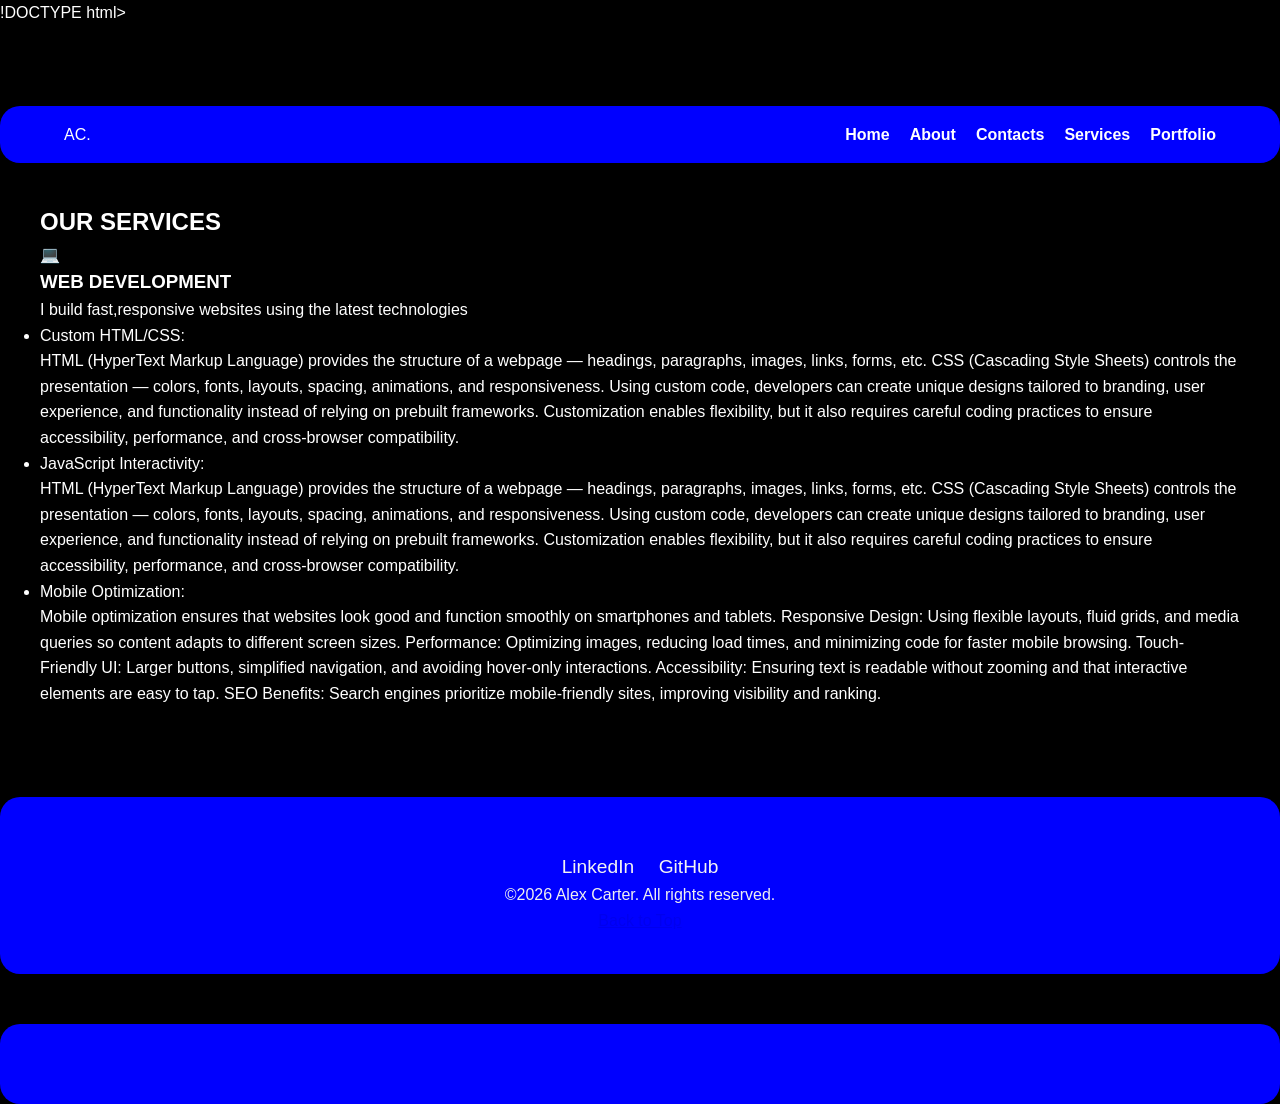
<file: Alex Carter/services.html>
!DOCTYPE html>
<html lang="en">
<head>
   
    <main></main>
    <meta charset="UTF-8">
    <meta name="viewport" content="width=device-width, initial-scale=1.0">
    <title>Alex Carter | Portfolio</title>
    <link rel="stylesheet" href="style.css">
    <title>About Alex Carter</title>
    
   
</head>
<body>
     <header>

        <div class="logo">
            AC.
        </div>
        <nav>
            <ul>
                <li><a href="indext.html">Home</a></li>
                <li><a href="about.html">About</a></li>
                <li><a href="contact.html">Contacts</a></li>
                <li><a href="services.html">Services</a></li>
                <li><a href="portfolio.html">Portfolio</a></li>
            </ul>
        </nav>
    </header>
    <main>
        <div><section class="services-list"></div>
            <h2>OUR SERVICES</h2>
            <div class="services-grid">
                <span>💻</span>
                <h3>WEB DEVELOPMENT</h3>
                <P>I build fast,responsive websites using the latest technologies
                </P>
                <ul>
                    <li><div class="service-head">Custom HTML/CSS:</div>    
                        HTML (HyperText Markup Language) provides the structure of a webpage — headings, paragraphs, images, links, forms, etc.

            CSS (Cascading Style Sheets) controls the presentation — colors, fonts, layouts, spacing, animations, and responsiveness.

            Using custom code, developers can create unique designs tailored to branding, user experience, and functionality instead of relying on prebuilt frameworks.

            Customization enables flexibility, but it also requires careful coding practices to ensure accessibility, performance, and cross-browser compatibility.
                    </li>
                    <li><div>JavaScript Interactivity:</div>        
                                        HTML (HyperText Markup Language) provides the structure of a webpage — headings, paragraphs, images, links, forms, etc.

                CSS (Cascading Style Sheets) controls the presentation — colors, fonts, layouts, spacing, animations, and responsiveness.

                Using custom code, developers can create unique designs tailored to branding, user experience, and functionality instead of relying on prebuilt frameworks.

                Customization enables flexibility, but it also requires careful coding practices to ensure accessibility, performance, and cross-browser compatibility.
                    </li>
                    <li><div>Mobile Optimization:</div>
                        Mobile optimization ensures that websites look good and function smoothly on smartphones and tablets.

                Responsive Design: Using flexible layouts, fluid grids, and media queries so content adapts to different screen sizes.

                Performance: Optimizing images, reducing load times, and minimizing code for faster mobile browsing.

                Touch-Friendly UI: Larger buttons, simplified navigation, and avoiding hover-only interactions.

                Accessibility: Ensuring text is readable without zooming and that interactive elements are easy to tap.

                SEO Benefits: Search engines prioritize mobile-friendly sites, improving visibility and ranking.
                                    </li>
                </ul>

            </div>

        </section>
        
    </main>
    <footer>
        <div class="social-links">
            <a href="#">LinkedIn</a>
            <a href="#">GitHub</a>
        </div>
        <p>&copy;2026 Alex Carter. All rights reserved.</p>
        <a href="#">Back to Top</a>
    </footer>




    
</body>
<footer>


</footer>
</html>
</file>
<file: style.css>
:root {
    --bg-color: #0a0a0a;
    --card-bg: #161616;
    --accent: #ffffff;
    --secondary-text: #888888;
    --border: rgba(255, 255, 255, 0.1);
    --glass: rgba(255, 255, 255, 0.03);
}

* {
    margin: 0;
    padding: 0;
    box-sizing: border-box;
}

body {
    background-color: var(--bg-color);
    color: var(--accent);
    font-family: 'Inter', sans-serif;
    line-height: 1.6;
    overflow-x: hidden;
}

header {
    display: flex;
    justify-content: space-between;
    align-items: center;
    padding: 30px 10%;
    position: sticky;
    top: 0;
    background: rgba(10, 10, 10, 0.8);
    backdrop-filter: blur(10px);
    z-index: 1000;
}

.logo {
    font-family: 'Poppins', sans-serif;
    font-size: 1.2rem;
    font-weight: 700;
    letter-spacing: -1px;
    margin-right: 40px;
}

nav ul {
    display: flex;
    list-style: none;
    gap: 20px;
}

nav a {
    color: var(--secondary-text);
    text-decoration: none;
    font-size: 0.9rem;
    transition: color 0.3s;
}

nav a:hover {
    color: var(--accent);
}

.hero {
    height: 90vh;
    display: flex;
    align-items: center;
    justify-content: center;
    text-align: center;
    padding: 0 5%;
}

.image-container {
    position: relative;
    width: 100%;
    max-width: 1200px;
}

.image-container img {
    width: 100%;
    height: 600px;
    object-fit: cover;
    filter: brightness(40%);
    border-radius: 40px;
}

.text-overlay {
    position: absolute;
    top: 50%;
    left: 50%;
    transform: translate(-50%, -50%);
    width: 90%;
}

h1 {
    font-family: 'Plus Jakarta Sans', sans-serif;
    font-size: clamp(3rem, 8vw, 5rem);
    letter-spacing: -2px;
    margin-bottom: 10px;
}

.hero p {
    color: var(--secondary-text);
    font-size: 1.1rem;
    margin-bottom: 30px;
    letter-spacing: 2px;
    text-transform: uppercase;
}

.btn {
    display: inline-block;
    padding: 18px 40px;
    background-color: var(--accent);
    color: #000;
    text-decoration: none;
    border-radius: 100px;
    font-weight: 600;
    font-size: 0.9rem;
    transition: transform 0.3s, opacity 0.3s;
}

.btn:hover {
    transform: translateY(-5px);
    opacity: 0.9;
}

.skills, .testimonials {
    padding: 100px 10%;
}

h2 {
    font-family: 'Plus Jakarta Sans', sans-serif;
    font-size: 2.5rem;
    margin-bottom: 60px;
    text-align: center;
}

.skills-grid, .testimonial-grid {
    display: grid;
    grid-template-columns: repeat(auto-fit, minmax(300px, 1fr));
    gap: 24px;
}

.skill-card, .testimonial-card {
    background: var(--glass);
    border: 1px solid var(--border);
    padding: 40px;
    border-radius: 32px;
    transition: background 0.4s, transform 0.4s;
}

.skill-card:hover {
    background: rgba(255, 255, 255, 0.06);
    transform: translateY(-10px);
}

.skill-card h4 {
    font-family: 'Plus Jakarta Sans', sans-serif;
    font-size: 1.4rem;
    margin-bottom: 15px;
}

.skill-card p, .testimonial-card p {
    color: var(--secondary-text);
    font-size: 1rem;
}

.testimonial-card h4 {
    margin-top: 20px;
    font-size: 1.1rem;
}

.testimonial-card span {
    font-size: 0.85rem;
    color: var(--secondary-text);
}

footer {
    padding: 80px 10% 40px;
    border-top: 1px solid var(--border);
    text-align: center;
}

.social-links {
    margin-bottom: 30px;
}

.social-links a {
    color: var(--accent);
    margin: 0 20px;
    text-decoration: none;
    font-weight: 500;
    transition: opacity 0.3s;
}

.social-links a:hover {
    opacity: 0.7;
}

footer p {
    color: var(--secondary-text);
    font-size: 0.9rem;
    margin-bottom: 20px;
}

.back-to-top {
    color: var(--secondary-text);
    text-decoration: none;
    font-size: 0.8rem;
    text-transform: uppercase;
    letter-spacing: 1px;
}
.portfolio-header {
    text-align: center;
    padding: 100px 10% 50px;
}

.portfolio-header h1 {
    font-size: 3.5rem;
    margin-bottom: 10px;
}

.portfolio-header p {
    color: var(--secondary-text);
    font-size: 1.1rem;
}

.portfolio-section {
    padding: 0 10% 100px;
}

.portfolio-grid {
    display: grid;
    grid-template-columns: repeat(auto-fit, minmax(350px, 1fr));
    gap: 30px;
}

.project-card {
    background: var(--glass);
    border: 1px solid var(--border);
    border-radius: 30px;
    overflow: hidden; /* Clips the image to the card corners */
    transition: transform 0.4s ease, border-color 0.4s;
}

.project-card:hover {
    transform: translateY(-10px);
    border-color: rgba(255, 255, 255, 0.3);
}

.project-image {
    width: 100%;
    height: 250px;
    overflow: hidden;
}

.project-image img {
    width: 100%;
    height: 100%;
    object-fit: cover;
    transition: transform 0.5s ease;
}

.project-card:hover .project-image img {
    transform: scale(1.1); /* Subtle zoom in effect on hover */
}

.project-info {
    padding: 30px;
}

.project-info h3 {
    font-size: 1.5rem;
    margin-bottom: 10px;
}

.project-info p {
    color: var(--secondary-text);
    font-size: 0.9rem;
    margin-bottom: 25px;
}

.portfolio-btn {
    display: inline-block;
    padding: 12px 25px;
    border: 1px solid var(--accent);
    color: var(--accent);
    text-decoration: none;
    border-radius: 100px;
    font-size: 0.85rem;
    font-weight: 500;
    transition: background 0.3s, color 0.3s;
}

.portfolio-btn:hover {
    background: var(--accent);
    color: #000;
}
.contact-section {
    padding: 100px 10%;
    min-height: 80vh;
}

.contact-header {
    text-align: center;
    margin-bottom: 80px;
}

.contact-header h1 {
    font-size: 4rem;
    letter-spacing: -2px;
}

.contact-header p {
    color: var(--secondary-text);
    font-size: 1.1rem;
}

.contact-grid {
    display: grid;
    grid-template-columns: 1fr 1.5fr;
    gap: 100px;
    align-items: start;
}

.contact-container h3 {
    font-family: 'Plus Jakarta Sans', sans-serif;
    font-size: 1.8rem;
    margin-bottom: 30px;
}

.info-item {
    margin-bottom: 30px;
}

.info-item span {
    display: block;
    text-transform: uppercase;
    font-size: 0.75rem;
    letter-spacing: 2px;
    color: var(--secondary-text);
    margin-bottom: 5px;
}

.info-item p {
    font-size: 1.2rem;
    font-weight: 500;
}

/* Form Styling */
.contact-form-box {
    background: var(--glass);
    border: 1px solid var(--border);
    padding: 50px;
    border-radius: 30px;
}

.form-group {
    margin-bottom: 25px;
}

.form-group label {
    display: block;
    font-size: 0.9rem;
    margin-bottom: 10px;
    color: var(--secondary-text);
}

.form-group input, 
.form-group textarea {
    width: 100%;
    padding: 15px;
    background: rgba(255, 255, 255, 0.05);
    border: 1px solid var(--border);
    border-radius: 12px;
    color: var(--accent);
    font-family: 'Inter', sans-serif;
    font-size: 1rem;
    transition: border-color 0.3s, background 0.3s;
}

.form-group input:focus, 
.form-group textarea:focus {
    outline: none;
    border-color: var(--accent);
    background: rgba(255, 255, 255, 0.08);
}

.contact-btn {
    width: 100%;
    padding: 18px;
    background-color: var(--accent);
    color: #000;
    border: none;
    border-radius: 100px;
    font-weight: 600;
    font-size: 1rem;
    cursor: pointer;
    transition: transform 0.3s, opacity 0.3s;
}

.contact-btn:hover {
    transform: translateY(-3px);
    opacity: 0.9;
}

/* Responsive adjustment */
@media (max-width: 900px) {
    .contact-grid {
        grid-template-columns: 1fr;
        gap: 50px;
    }
    
    .contact-header h1 {
        font-size: 3rem;
    }
}
.services-header {
    text-align: center;
    padding: 100px 10% 60px;
}

.services-header h1 {
    font-size: 3.5rem;
    letter-spacing: -1px;
}

.services-header p {
    color: var(--secondary-text);
    font-size: 1.1rem;
}

.services-section {
    padding: 0 10% 100px;
}

.services-grid {
    display: grid;
    grid-template-columns: repeat(auto-fit, minmax(320px, 1fr));
    gap: 30px;
}

.service-card {
    background: var(--glass);
    border: 1px solid var(--border);
    padding: 50px;
    border-radius: 40px;
    transition: transform 0.4s ease, background 0.4s;
}

.service-card:hover {
    background: rgba(255, 255, 255, 0.05);
    transform: translateY(-10px);
}

.service-icon {
    font-size: 2.5rem;
    margin-bottom: 25px;
}

.service-card h3 {
    font-family: 'Plus Jakarta Sans', sans-serif;
    font-size: 1.4rem;
    letter-spacing: 1px;
    margin-bottom: 15px;
}

.service-card > p {
    color: var(--accent);
    font-weight: 500;
    margin-bottom: 30px;
    font-size: 1.05rem;
}

.service-details {
    list-style: none;
    border-top: 1px solid var(--border);
    padding-top: 25px;
}

.service-details li {
    color: var(--secondary-text);
    font-size: 0.95rem;
    margin-bottom: 20px;
    line-height: 1.5;
}

.service-details li strong {
    color: var(--accent);
    display: block;
    margin-bottom: 5px;
    font-size: 1rem;
}
.about-hero {
    padding: 100px 10%;
}

.about-grid {
    display: grid;
    grid-template-columns: 1fr 1fr;
    gap: 80px;
    align-items: center;
}

.about-image img {
    width: 100%;
    border-radius: 40px;
    filter: grayscale(20%);
    border: 1px solid var(--border);
}

.about-text span {
    display: block;
    color: var(--secondary-text);
    letter-spacing: 3px;
    margin-bottom: 10px;
    font-size: 0.8rem;
}

.about-text h1 {
    font-size: 3.5rem;
    margin-bottom: 30px;
    line-height: 1.1;
}

.about-text p {
    font-size: 1.1rem;
    color: var(--secondary-text);
    margin-bottom: 20px;
    line-height: 1.8;
}

/* Timeline Styling */
.about-details {
    padding: 100px 10%;
    background: var(--glass);
    border-top: 1px solid var(--border);
}

.section-title h3 {
    text-align: center;
    font-size: 2rem;
    margin-bottom: 60px;
    letter-spacing: 2px;
}

.timeline {
    max-width: 800px;
    margin: 0 auto;
    position: relative;
}

.timeline::before {
    content: '';
    position: absolute;
    left: 50px;
    top: 0;
    height: 100%;
    width: 1px;
    background: var(--border);
}

.timeline-item {
    display: flex;
    margin-bottom: 50px;
    position: relative;
}

.year {
    min-width: 100px;
    font-weight: 700;
    color: var(--accent);
    padding-top: 5px;
}

.timeline-item .content {
    padding-left: 40px;
}

.timeline-item .content h4 {
    font-size: 1.3rem;
    margin-bottom: 10px;
}

.timeline-item .content p {
    color: var(--secondary-text);
}


@media (max-width: 900px) {
    .about-grid {
        grid-template-columns: 1fr;
        text-align: center;
    }
    
    .timeline::before {
        left: 20px;
    }
}
</file>
<file: Alex Carter/style.css>
*  {
    margin: 0;
    padding: 0;
    box-sizing: border-box;
    font-family: Arial,sans-serif
}
body {
    background-color: black;
    color: white;
    line-height: 1.6;
}
main {
    padding: 40px;
}
header{
    border-radius: 20px;
    background-color: blue;
    color: white;
    padding: 1rem 5%;
    display: flex;
    justify-content: space-between;
    align-items:center;
    position: sticky;
    top: 5;
    font-family: 'Arial', sans-serif;

}
nav ul {
    list-style: none;
    display: flex;
    gap: 20px;
}
nav a {
    color: white;
    text-decoration: none;
    font-weight: bold;
    transition: 0.5;

}
nav a:hover {
    color: #3498db;
}
.hero {
    display: flex;
    align-content: center;
    justify-content: space-between;
    padding: 60px 10%;
    background-color: black;
    min-height: 80vh;
    color: #f0f0f0;
    padding: 100px;
}



    .hero-text h1{
    flex: 1;
    
}
.hero-text h1{
    font-size: 4rem;
    margin-bottom: 20px;
    color: wheat;


}
.image-container {
  position: relative;
  width: 100%;
  height: 150vh; /* full screen hero */
  
}

.image-container img {
  width: 100%;
  height: 100%;
  object-fit: cover;
  opacity: 0.7;              /* blends with background */
  position: relative;
  z-index: 0;                /* image stays behind */
}

.text-overlay {
  position: absolute;
  top: 50%;
  left: 10%;                 /* left side placement */
  transform: translateY(-50%);
  color: white;
  text-align: left;
  max-width: 40%;
  z-index: 2;                 /* text sits above image */
}
.image-container::before {
  content: "";
  position: absolute;
  top: 0; left: 0;
  width: 100%; height: 100%;
  background: linear-gradient(to right, rgba(0,0,0,0.6), transparent);
  z-index: 1; /* gradient above image but below text */
}

.btn {
  background: #3498db;
  color: white;
  padding: 12px 24px;
  border-radius: 5px;
  text-decoration: none;
}



.hero-image {
    flex: 1;
    text-align: right;
}
.hero-image img {
    width: 100px;
    max-width: 100px;
    border-radius: 20px;
}
.btn {
    display: inline-block;
    padding: 12px 30px;
    background-color: blue;
    color: white;
    text-decoration: none;
    border-radius: 10px;
    font-weight: bold;
    margin-top: 10px;
    transition: background 0.3s;
}
.btn:hover {
    background-color: #2980b9;

}
.skills h2{
    text-align: center;
    margin-bottom: 0cm;
    font-size: 2.0rem;
    padding: 100px;

}
.skills-grid {
    display: grid;
    grid-template-columns: repeat(3, 1fr);
    gap: 30px;
    padding: 20px 10px;
    border: white;
    border-radius: 100px;
    


}
.skills-card :hover {
    transform: translate(-30px);
}
.skills-card h3 {
    margin: 15px 0;
    color:  #3498db;
    border: #f4f4f4;
    
}
.contact-container  {
    text-align: center;
    padding: 30px;
    gap: 40px;
    display: flex;
    margin: 50px auto;
    border-radius: 20px;

}
.contact-info {
    flex: 1;
    border-radius: 20px;

}
.contact-info h3 {
    margin-bottom: 20px;
    color: white;
}
.contact-form-box {
    flex: 2;
    background: black;
    padding: 30px;
    border-radius: 10px;
    box-shadow: 0 5px 20px rgba(0, 0, 0, 0.1);
    border-radius: 20px;
}
.form.group {
    margin-bottom: 20px;
}
.form-group label {
    display: block;
    font-weight: bold;
    margin-bottom: 8px;
}
input, textarea {
    width: 100%;
    padding: 12px;
    border: 1px solid #ddd;
    font-size: 1rem;
}
textarea {
    height: 150px;
    resize: vertical;

}
input:focus, textarea:focus {
    outline: black;
    border-color: #3498db;
    box-shadow: 0 0 5px rgba(52, 152, 219, 0.3);
}
.contact-form-box button {
    width: 120px;
    background-color: #2c3e50;
    color: white;
    padding: 15px;
    border: none;
    font-size: 1.0rem;
    font-weight: bold;
    cursor: pointer;
    transition: background 0.3s;


}
.contact-form-box button:hover {
    background-color: #34495e;

}
.contact-btn {
    border-radius: 20px;
    color: white;
    padding-bottom: 10px;
    padding: auto;
}
.portfolio {
    padding: 60px 15%;
    background-color: black;


}
.portfolio h1 {
    text-align: center;
    margin-bottom: 40px;


}
.portfolio-grid {
    display: grid;
    grid-template-columns: repeat(auto-fit, minmax(300px, 1fr));

    gap: 30px;
}
.project-card {
    background-color: black;
    border-radius: 10px;
    overflow: hidden;
    box-shadow: 0 4px 10px rgba(0, 0, 0, 0.05);
    transition: transform 0.3s ease;
    border: white;
    
}
.project-card:hover {
    transform: translate(-5px);

}
.project-card img {
    width: 100%;
    height: 200px;
    object-fit: cover;
    border-bottom: 2px solid #f0f0f0;
    
}
.portfolio-btn {
    color: white;
    font-family: Arial, Helvetica, sans-serif;
    font-weight: bold;
    border-radius: 10px;
    background-color: blue;
    
}
.project-card-content {
    padding: 20px;
    background-color: black;
}
.project-card h3 {
    margin-bottom: 10px;
    color: white;
    background-color: black;
}
.project-card p {
    font-size: 0.9rem;
    color: #7f8c8d;
    margin-bottom: 15px;
    
}
.project-card a {
    display: inline-block;
    padding: 8px 16px;
    background-color: #3498db;
    text-decoration: none;
    border-radius: 4px;
    transition: 0.3s;

}
.project-card a:hover {
    background-color: #2980b9;
}
.about.bio {
    display: flex;
    align-items: center;
    gap: 60px;
    padding: 80px 10%;
}
.about-image img {
    width: 350px;
    height: 350px;
    object-fit: cover;
    border-radius: 50%;
    border: 8px solid blue;
}
.about-text {
    flex: 1;
    color: white;
}
.who-alex {
    color: blue;
}
.about-text h2 {
     font-size: 2,5rem;
     margin-bottom: 20px;
     color: blue;
}
.about-text p {
    margin-bottom: 15px;
    font-size: 1.1rem;
}
.about-details {
    background-color: blue;
    color: #f0f0f0;
    text-align: center;
    padding: 60px 10%;
    border: solid;
    border-radius: 20px;
    border-color: grey;
}
.about-details ul {
    list-style: none;
    margin-top: 30px;

}
.about-details li {
    background-color: rgb(255, 255, 255, 0.1);
    margin: 10px auto;
    padding: 15px;
    max-width: 600px;
    border-radius: 8px;
    transition: backgroumd 0.3;
}
.about-details li:hover {
    background: blue;
    border-radius: 20px;
}
footer {
    background-color: blue;
    color: #f0f0f0;
    text-align: center;
    padding: 40px 0;
    margin-top: 50px;
    border-radius: 20px;


}
.footer-content p {
    font-size: 0.9rem;
    opacity: 0.7s;
}
.social-links {
    margin-top: 15px;

}
.social-links a {
    color: #f4f4f4;
    margin: 0 10px;
    text-decoration: none;
    font-size: 1.2rem;
}
@media (max-width:768px) {
    .hero, .contact-container, .about.bio {
        flex-direction: column;
        text-align: center;
        
    }
.skills-grid, .portfolio-grid {
    grid-template-columns: 1fr;
}
nav ul {
    gap: 10px;
}
.services-list {
    padding: 100px;
}
.services-grid {
    display: grid;
    flex: auto;
}
.service-head {
    font-family: Arial, Helvetica, sans-serif;
    font-weight: bold;
}

    
}
</file>
